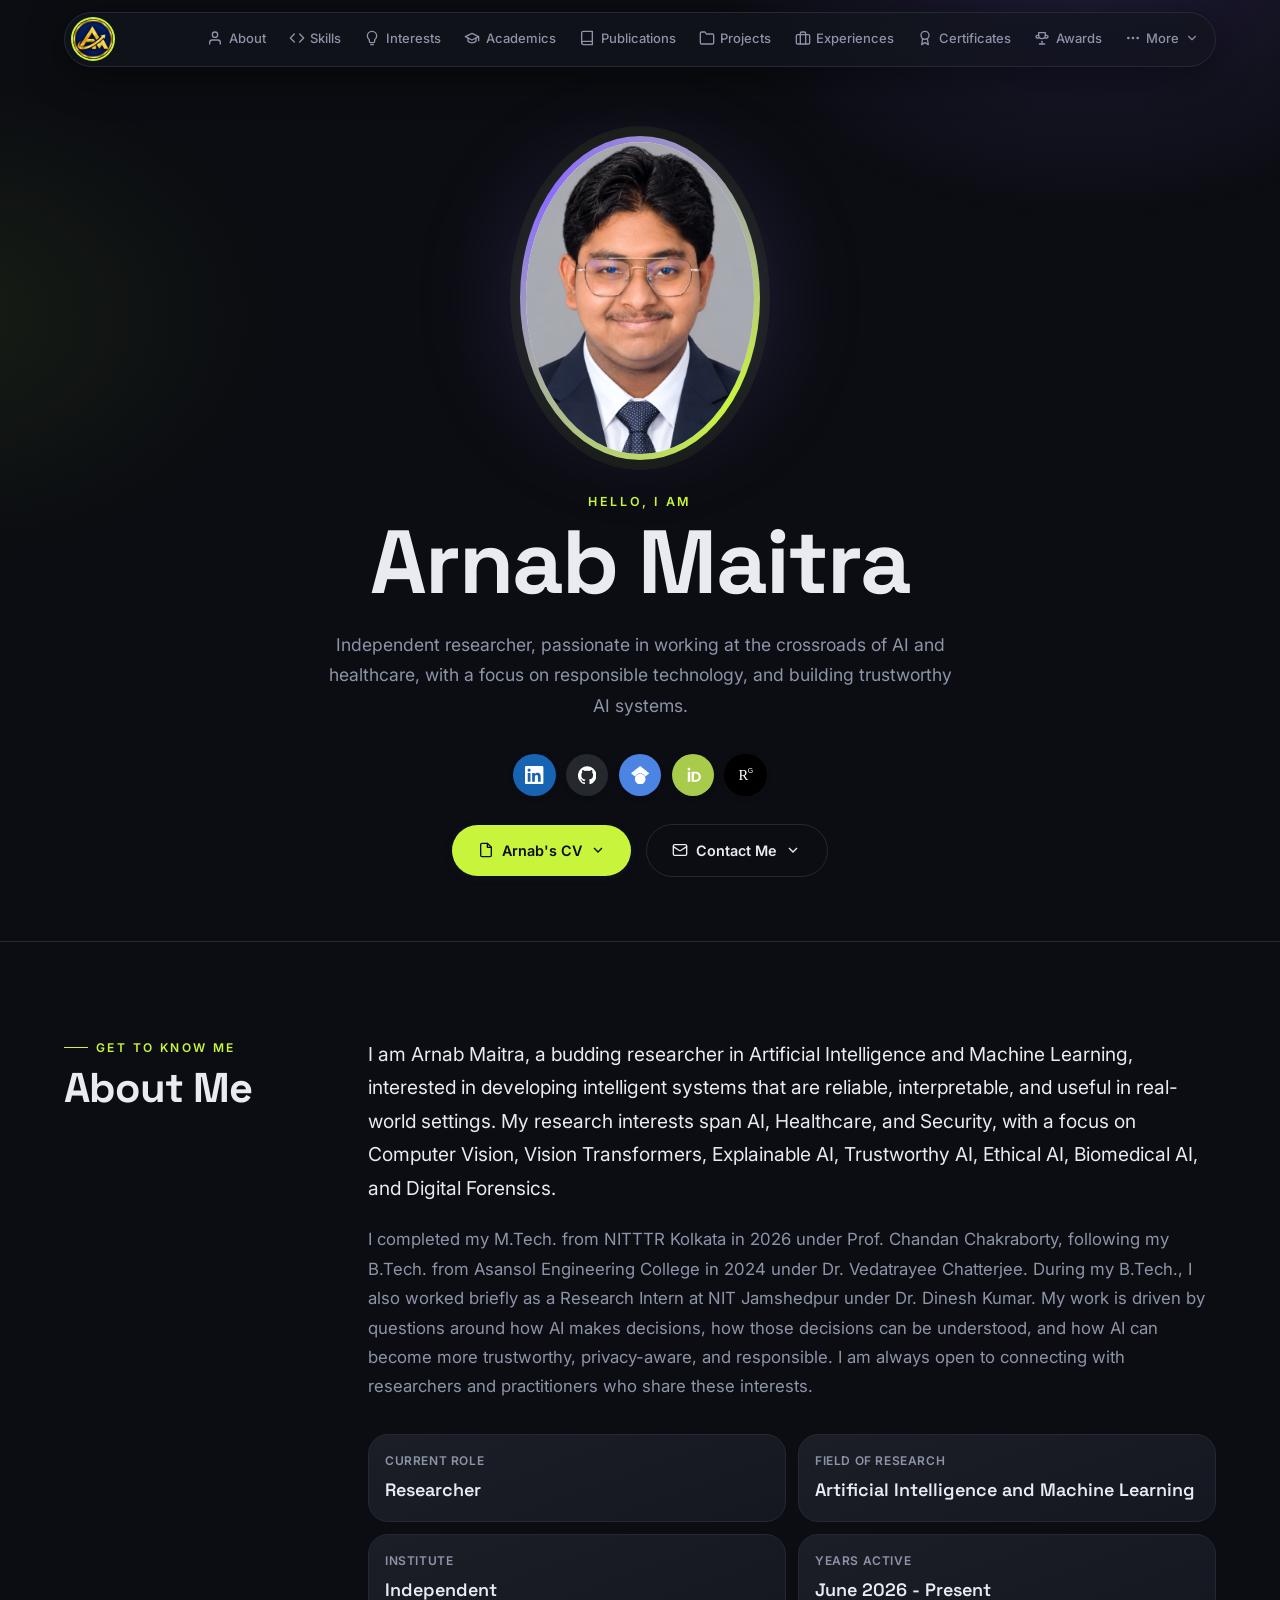
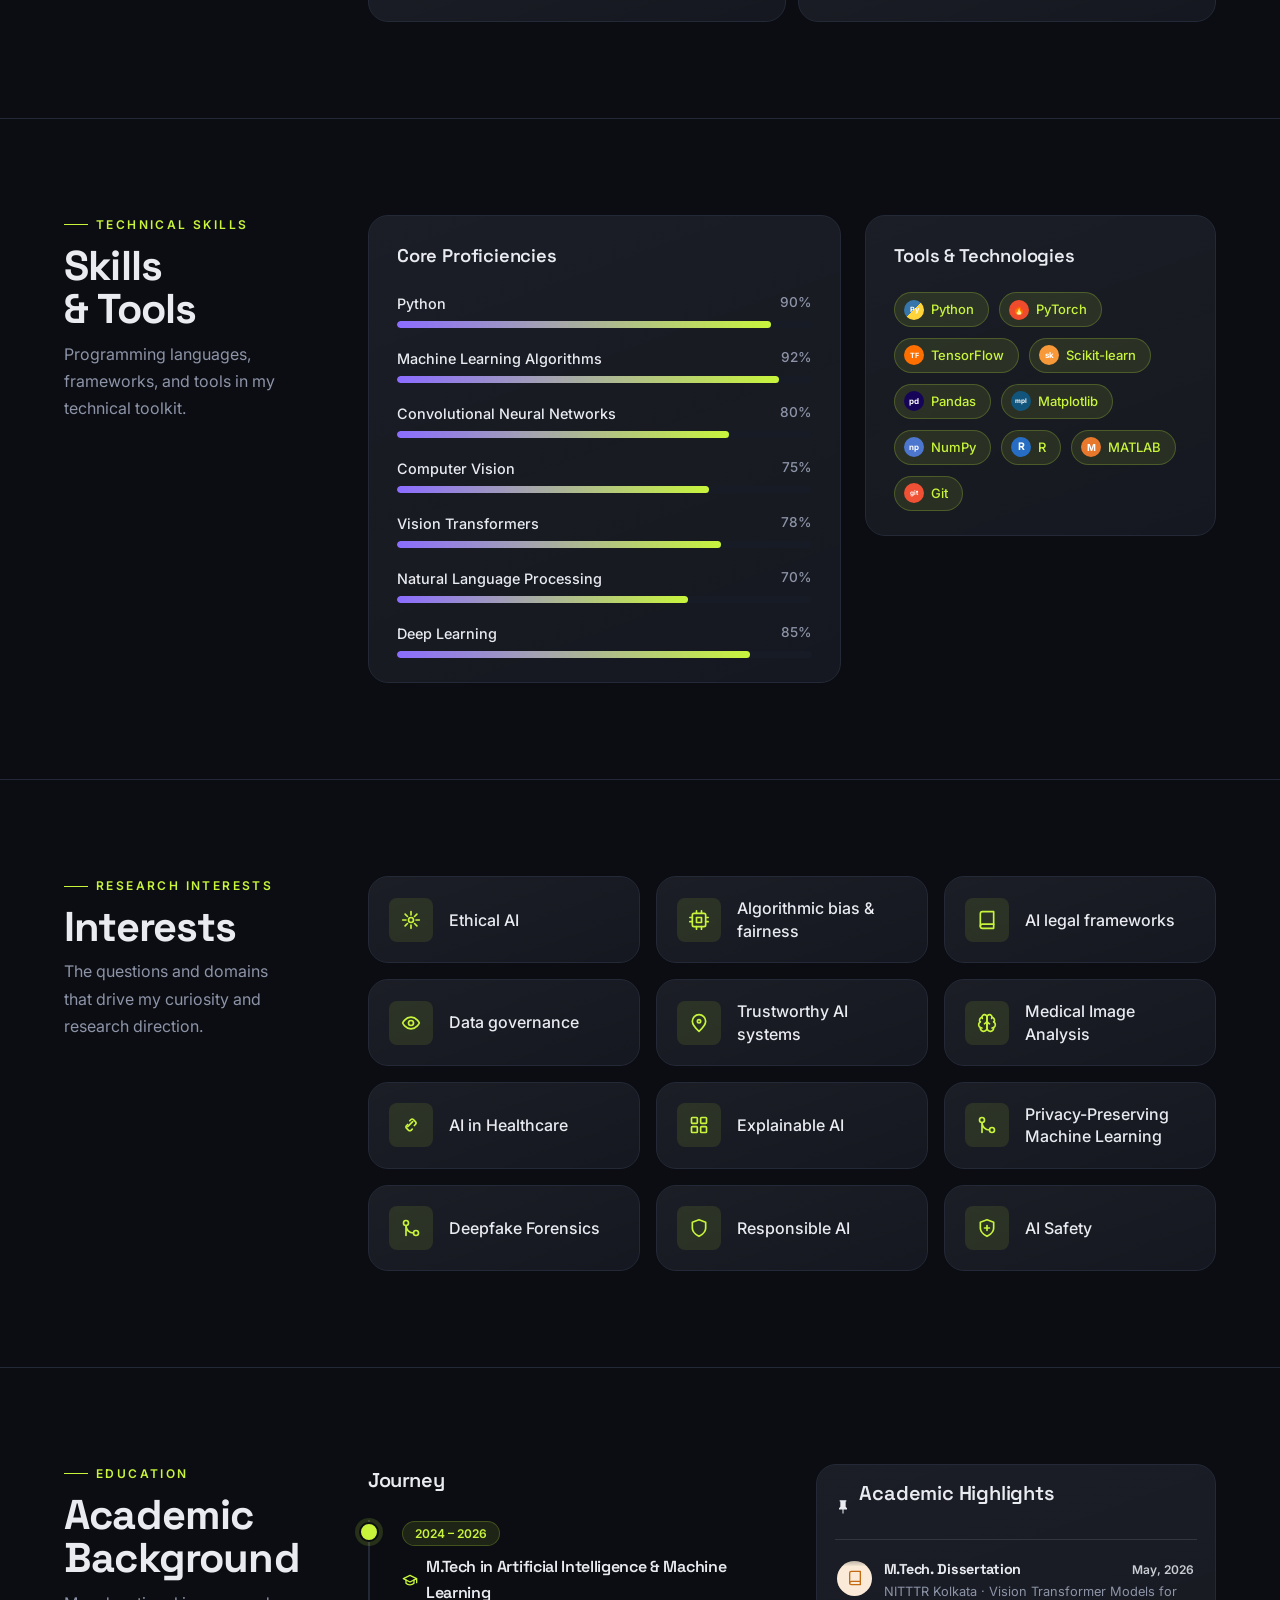
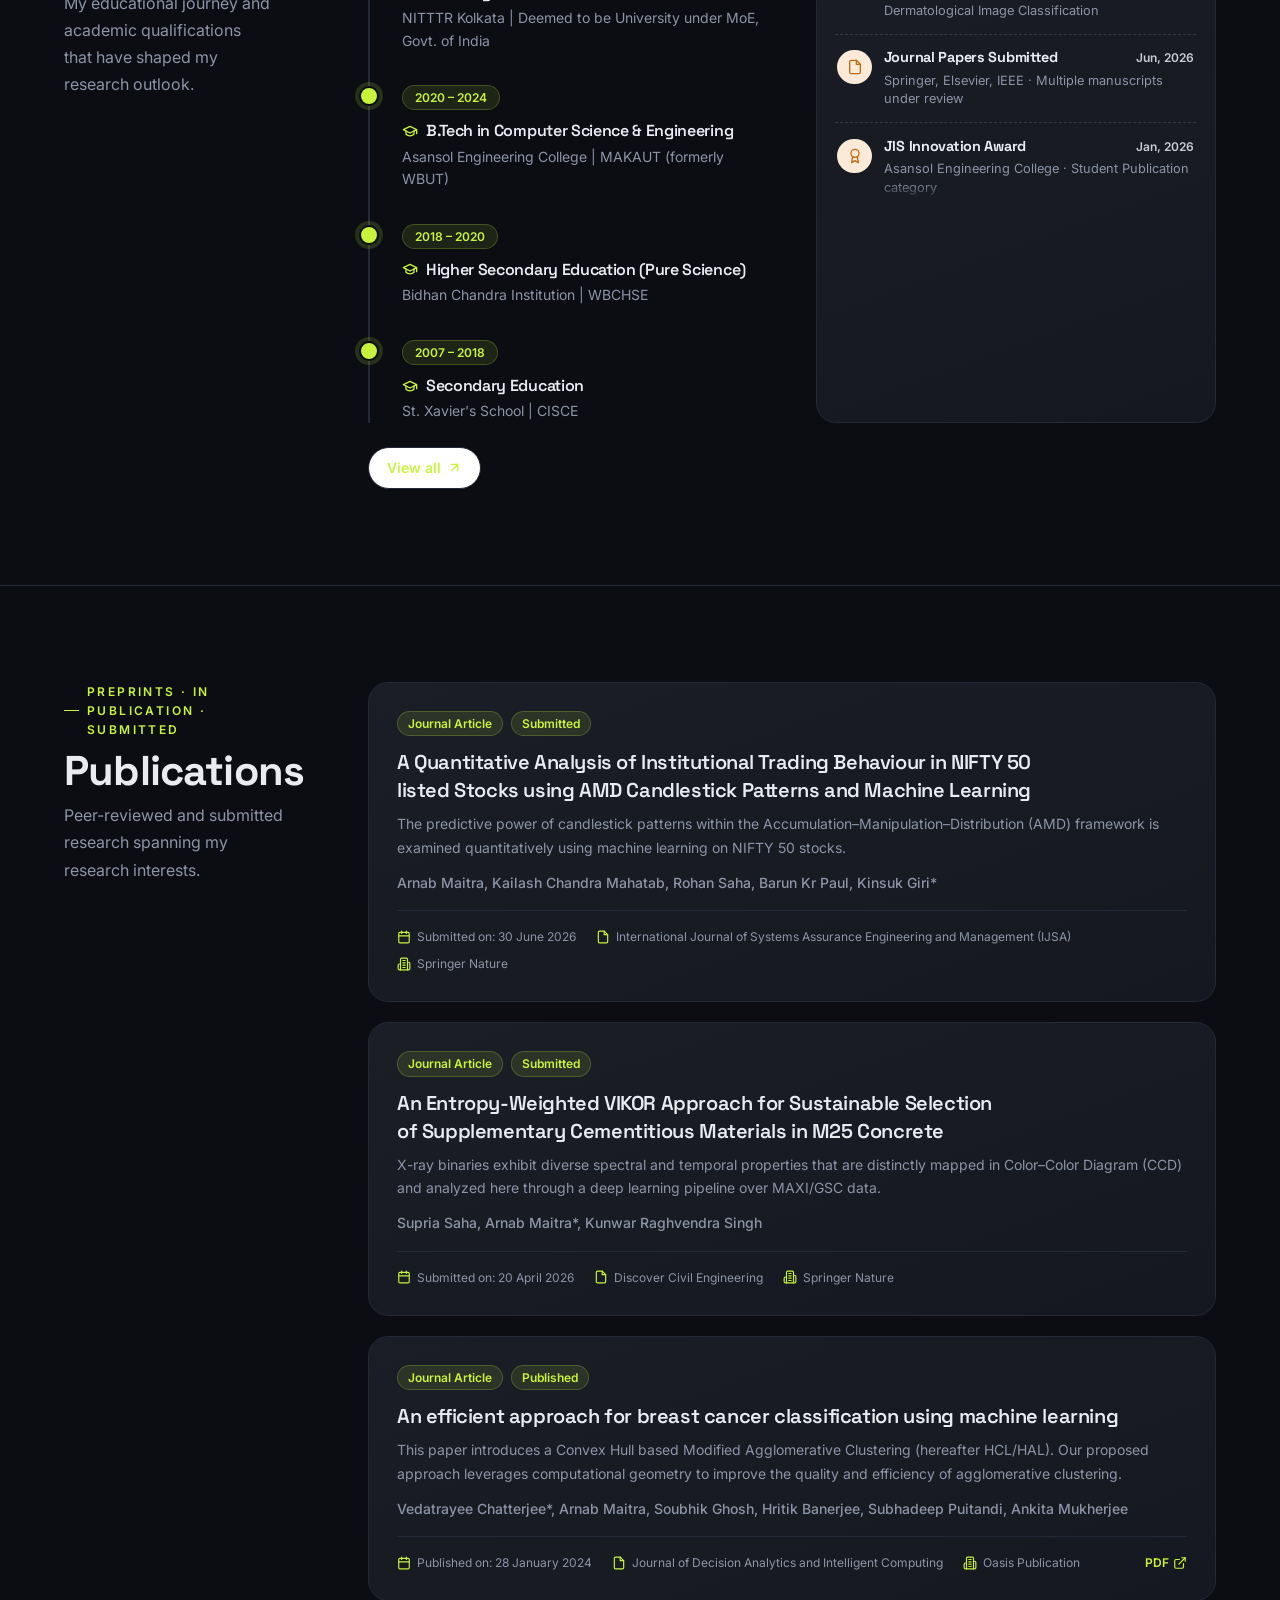
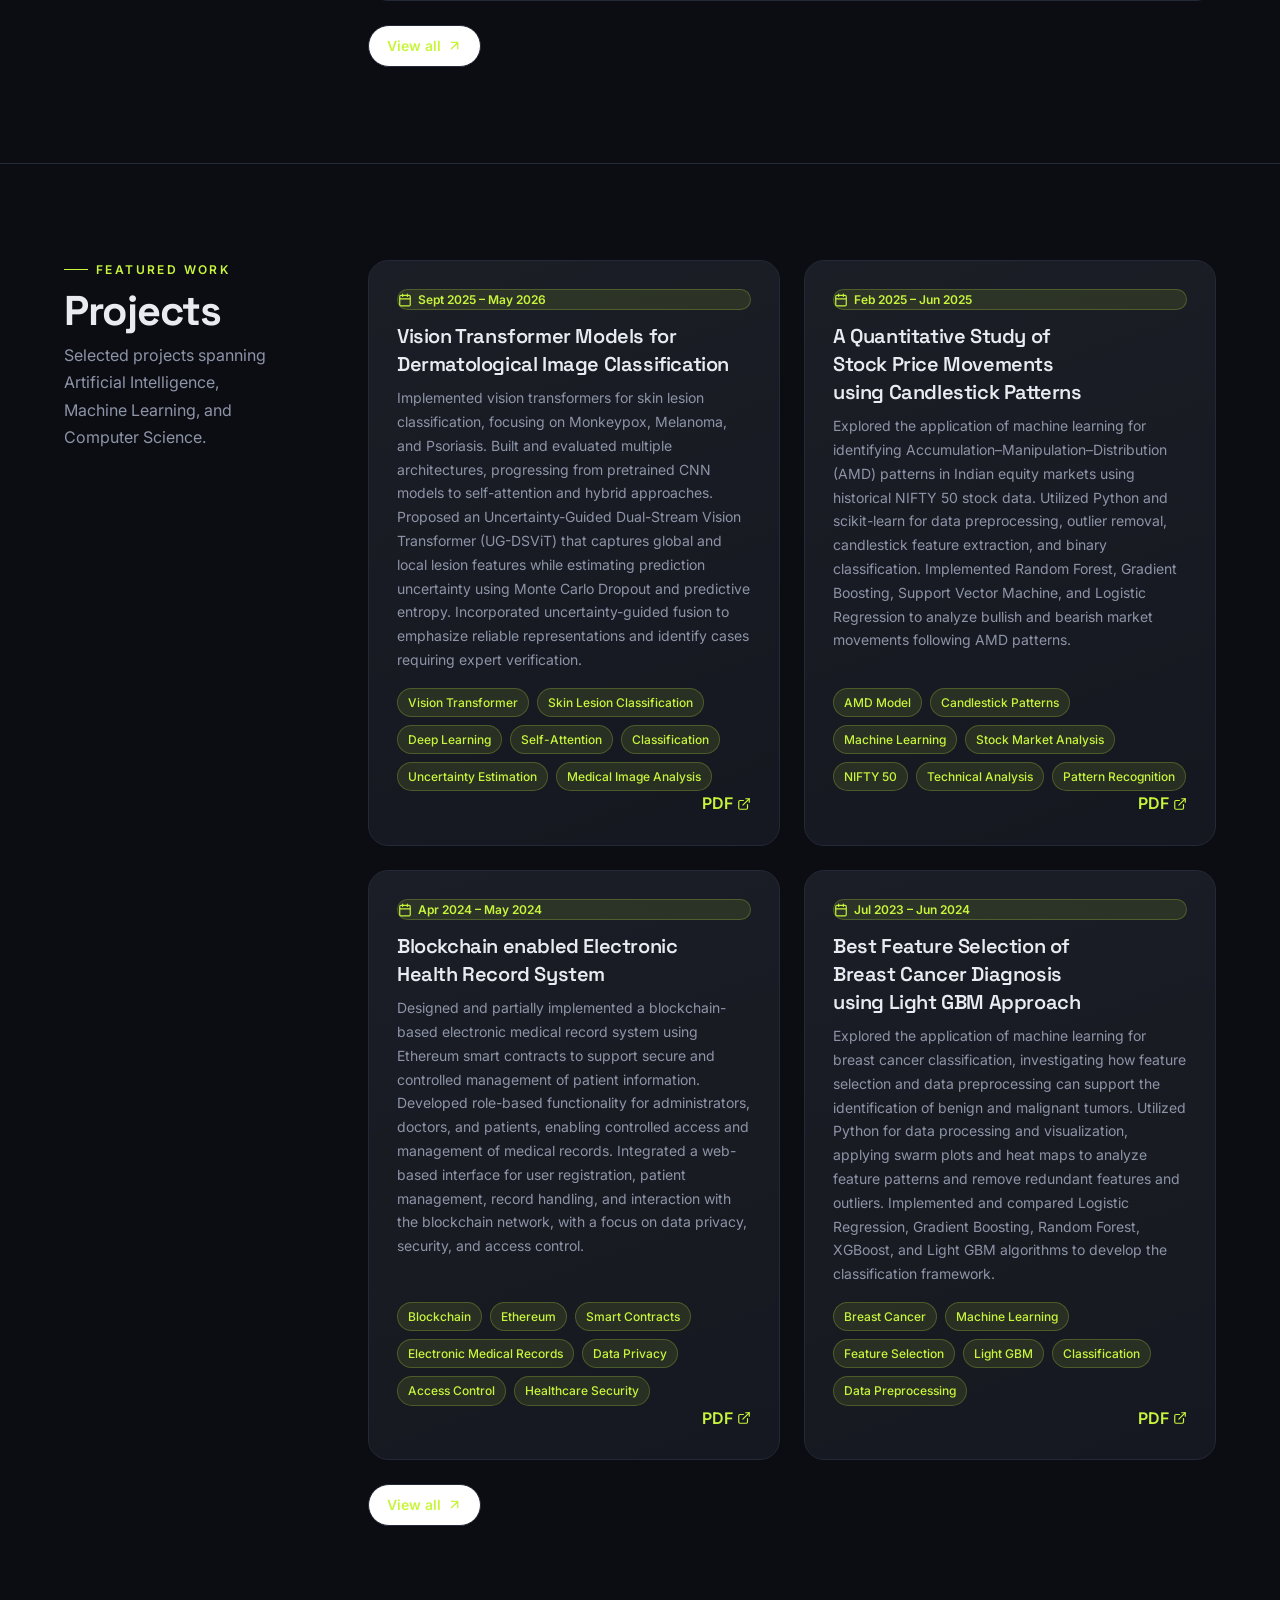
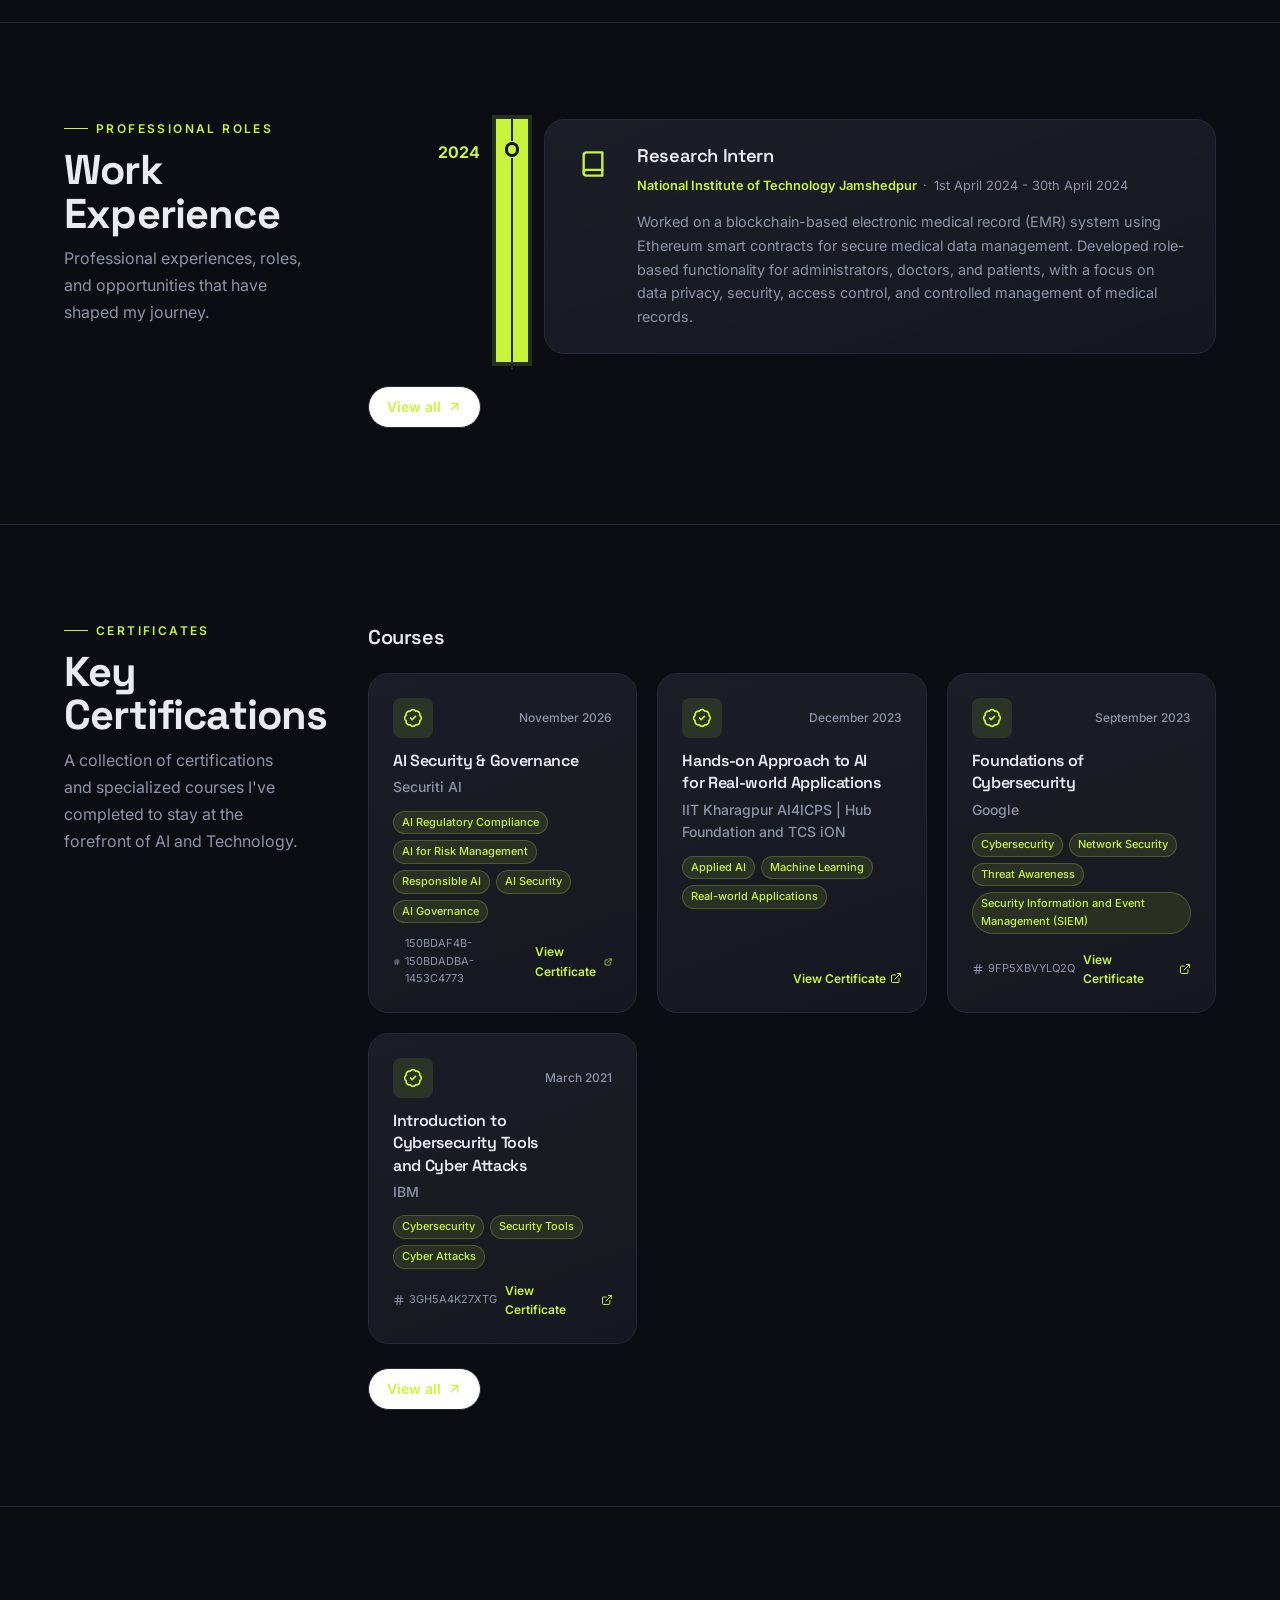
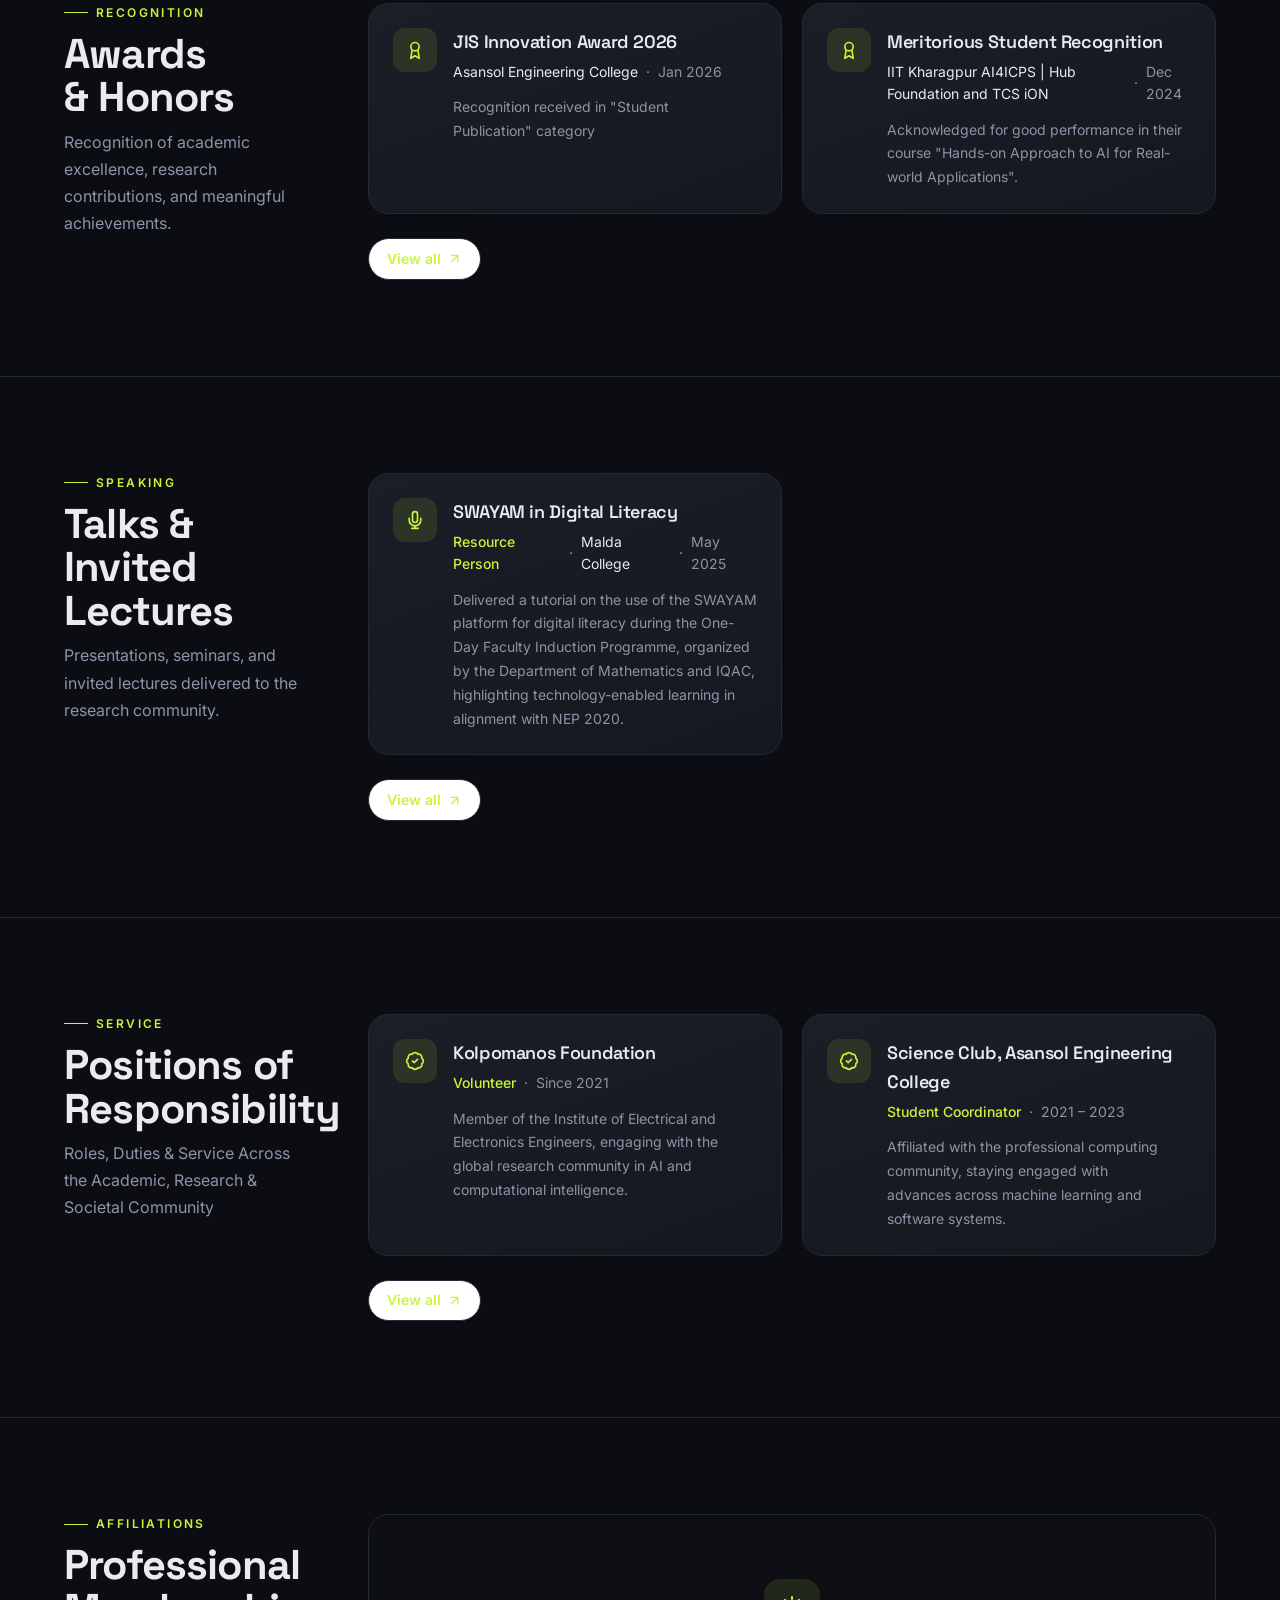
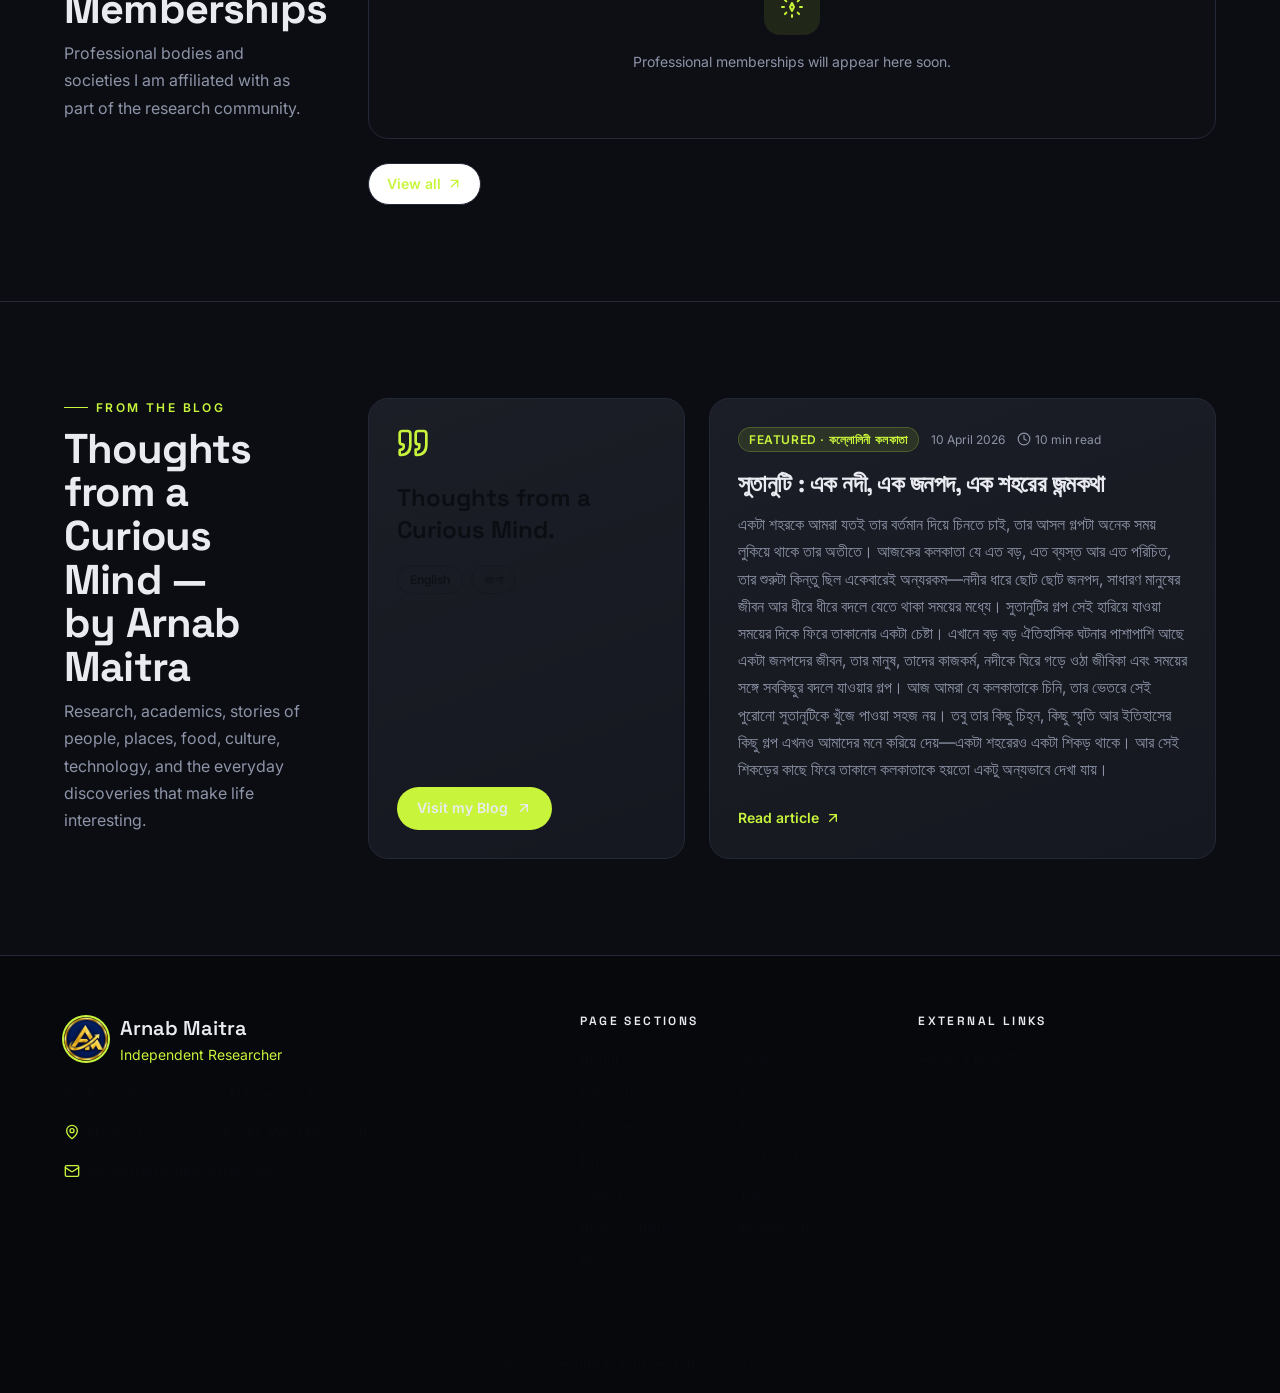
<file: index.html>
<!DOCTYPE html>
<html lang="en">
<head>
  <meta charset="UTF-8" />
  <meta name="viewport" content="width=device-width, initial-scale=1" />
  <meta name="theme-color" content="#0b0d12" id="meta-theme" />
  <title>Arnab Maitra</title>
  <meta name="description" content="" id="meta-desc" />
  <meta name="keywords" content="" id="meta-keywords" />
  <meta name="author" content="" id="meta-author" />
  <meta property="og:title" content="" id="meta-og-title" />
  <meta property="og:description" content="" id="meta-og-desc" />
  <meta property="og:type" content="website" />
  <link rel="preconnect" href="https://fonts.googleapis.com" />
  <link rel="preconnect" href="https://fonts.gstatic.com" crossorigin />
  <link href="https://fonts.googleapis.com/css2?family=Inter:wght@400;500;600;700&family=Playfair+Display:wght@600;700&display=swap" rel="stylesheet" />
  <link rel="stylesheet" href="styles.css" />
  <link rel="icon" type="image/png" sizes="32x32" href="favicon-32.png" />
  <link rel="icon" type="image/png" sizes="64x64" href="favicon-64.png" />
  <link rel="apple-touch-icon" href="apple-touch-icon.png" />
  <link rel="icon" href="logo-192.png" type="image/png" />
</head>
<body>
  <!-- Preloader -->
  <div id="preloader" class="preloader" aria-hidden="true">
    <img src="logo-512.png" alt="" class="preloader-logo" id="preloader-logo" width="180" height="180" />
  </div>

  <!-- Navbar -->
  <header class="site-header">
    <nav class="nav" aria-label="Main">
      <a href="#top" class="logo" aria-label="Arnab Maitra — home">
        <img src="logo-192.png" alt="AM" class="logo-img" id="nav-logo" width="48" height="48" />
      </a>
      <div class="nav-links-wrapper">
        <ul class="nav-links" id="primary-nav"></ul>
        <div class="nav-more" id="nav-more" hidden>
          <button type="button" class="more-btn" id="more-btn" aria-haspopup="true" aria-expanded="false" aria-controls="more-dropdown">
            <svg class="nav-icon" viewBox="0 0 24 24" fill="none" stroke="currentColor" stroke-width="2" stroke-linecap="round" stroke-linejoin="round" aria-hidden="true"><circle cx="12" cy="12" r="1"/><circle cx="19" cy="12" r="1"/><circle cx="5" cy="12" r="1"/></svg>
            <span>More</span>
            <svg class="more-chevron" viewBox="0 0 24 24" fill="none" stroke="currentColor" stroke-width="2" stroke-linecap="round" stroke-linejoin="round" aria-hidden="true"><polyline points="6 9 12 15 18 9"/></svg>
          </button>
          <ul class="more-dropdown" id="more-dropdown" role="menu" hidden></ul>
        </div>
      </div>
      <button type="button" class="menu-btn" aria-label="Open menu" aria-expanded="false">
        <svg class="icon-md" viewBox="0 0 24 24" fill="none" stroke="currentColor" stroke-width="2" stroke-linecap="round" stroke-linejoin="round"><path d="M4 5h16M4 12h16M4 19h16"/></svg>
      </button>
    </nav>
    <div class="mobile-menu">
      <ul id="mobile-nav"></ul>
    </div>
  </header>

  <main id="app">
    <!-- Content rendered by script.js from data.json -->
  </main>

  <!-- Footer -->
  <footer class="site-footer" id="site-footer"></footer>

  <script src="script.js"></script>
</body>
</html>
</file>
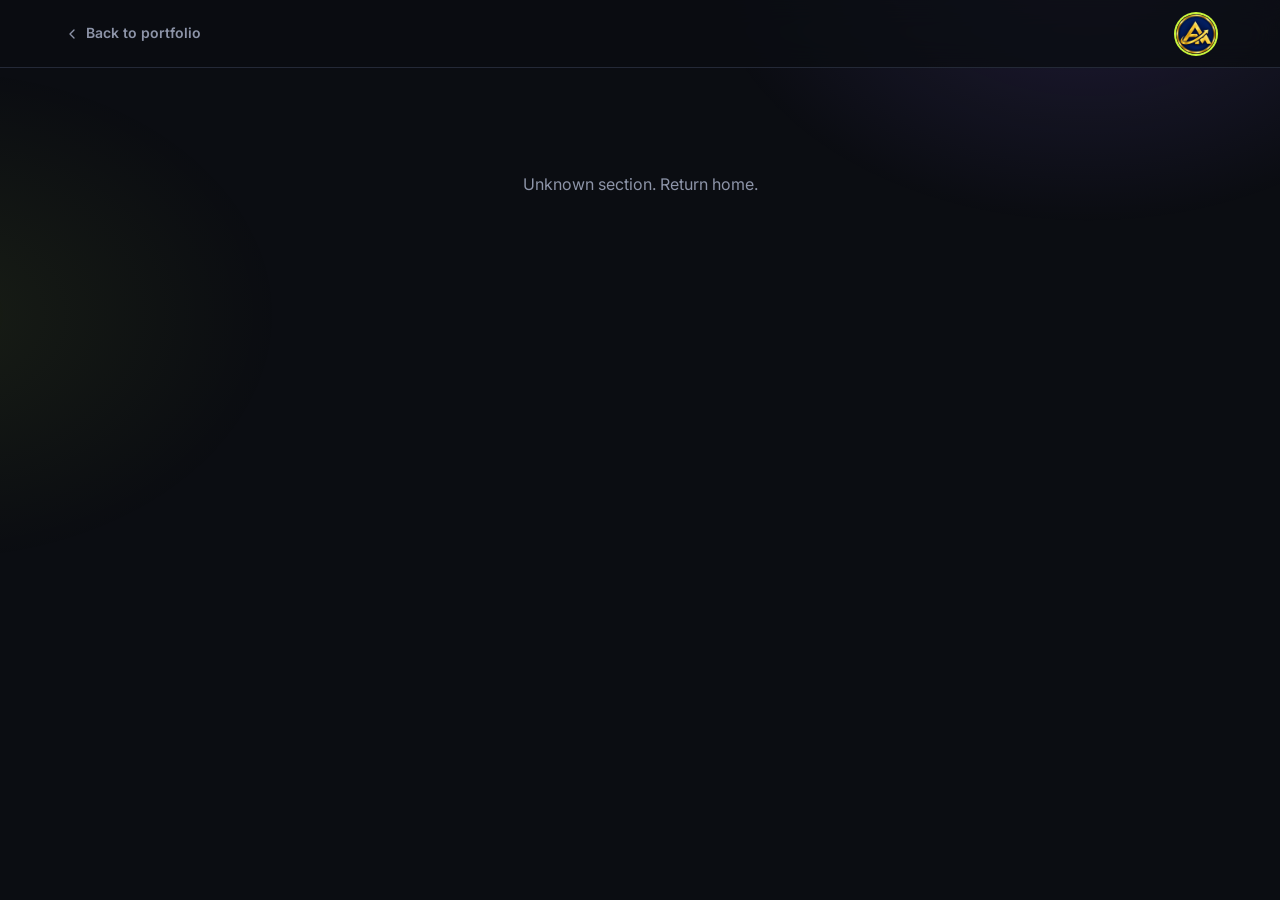
<file: section.html>
<!DOCTYPE html>
<html lang="en">
<head>
  <meta charset="UTF-8" />
  <meta name="viewport" content="width=device-width, initial-scale=1" />
  <meta name="theme-color" content="#0b0d12" />
  <title>Section · Arnab Maitra</title>
  <link rel="preconnect" href="https://fonts.googleapis.com" />
  <link rel="preconnect" href="https://fonts.gstatic.com" crossorigin />
  <link href="https://fonts.googleapis.com/css2?family=Inter:wght@400;500;600;700&family=Playfair+Display:wght@600;700&display=swap" rel="stylesheet" />
  <link rel="stylesheet" href="styles.css" />
  <link rel="icon" type="image/png" sizes="32x32" href="favicon-32.png" />
  <link rel="icon" type="image/png" sizes="64x64" href="favicon-64.png" />
  <link rel="apple-touch-icon" href="apple-touch-icon.png" />
</head>
<body class="section-page">
  <header class="section-page-header">
    <div class="container">
      <a href="index.html" class="section-page-back">
        <svg viewBox="0 0 24 24" fill="none" stroke="currentColor" stroke-width="2" stroke-linecap="round" stroke-linejoin="round"><path d="m15 18-6-6 6-6"/></svg>
        Back to portfolio
      </a>
      <a href="index.html" class="logo" aria-label="Home">
        <img src="logo-192.png" alt="AM" class="logo-img visible" width="40" height="40" style="opacity:1" />
      </a>
    </div>
  </header>

  <main class="section-page-main">
    <div class="container" id="section-page-root">
      <p class="section-page-empty">Loading…</p>
    </div>
  </main>

  <script src="section.js"></script>
</body>
</html>
</file>
<file: styles.css>
@import url("https://fonts.googleapis.com/css2?family=Space+Grotesk:wght@500;600;700&display=swap");
/* Arnab Maitra — Personal Portfolio (plain CSS) */
:root {
  --background: #faf9f5;
  --foreground: #2a2a3d;
  --card: #fdfcf9;
  --card-foreground: #2a2a3d;
  --primary: #3b4a9a;
  --primary-foreground: #fdfcf9;
  --secondary: #f0eee8;
  --secondary-foreground: #3a3a4f;
  --muted: #f2f0ea;
  --muted-foreground: #6b6b80;
  --accent: #e0b84a;
  --accent-foreground: #2a2a3d;
  --border: #e5e2d9;
  --gold: #d4a84b;
  --navy: #1e2a5e;
  --radius: 0.5rem;
  --font-sans: "Inter", system-ui, -apple-system, sans-serif;
  --font-serif: "Playfair Display", Georgia, serif;
  --max-w: 80rem;
}

*,
*::before,
*::after {
  box-sizing: border-box;
  margin: 0;
  padding: 0;
}

html {
  scroll-behavior: smooth;
}

body {
  font-family: var(--font-sans);
  background: var(--background);
  color: var(--foreground);
  line-height: 1.6;
  -webkit-font-smoothing: antialiased;
  min-height: 100vh;
}

img {
  max-width: 100%;
  display: block;
}

a {
  color: inherit;
  text-decoration: none;
}

ul,
ol {
  list-style: none;
}

button {
  font: inherit;
  cursor: pointer;
  border: none;
  background: none;
}

/* Utility */
.container {
  width: 100%;
  max-width: var(--max-w);
  margin-inline: auto;
  padding-inline: 1.25rem;
}

@media (min-width: 1024px) {
  .container {
    padding-inline: 2rem;
  }
}

.sr-only {
  position: absolute;
  width: 1px;
  height: 1px;
  padding: 0;
  margin: -1px;
  overflow: hidden;
  clip: rect(0, 0, 0, 0);
  border: 0;
}

/* ========== NAVBAR ========== */
.site-header {
  position: fixed;
  inset-inline: 0;
  top: 0;
  z-index: 50;
  transition: background 0.3s, border-color 0.3s, backdrop-filter 0.3s;
  border-bottom: 1px solid transparent;
}

.site-header.scrolled {
  background: color-mix(in srgb, var(--background) 85%, transparent);
  backdrop-filter: blur(12px);
  border-bottom-color: var(--border);
}

.nav {
  display: flex;
  align-items: center;
  justify-content: space-between;
  gap: 0.75rem;
  padding-block: 0.75rem;
  max-width: var(--max-w);
  margin-inline: auto;
  padding-inline: 1.25rem;
}

@media (min-width: 1024px) {
  .nav {
    padding-inline: 2rem;
  }
}

.logo {
  display: flex;
  align-items: center;
  flex-shrink: 0;
}

.logo-img {
  width: 3rem;
  height: 3rem;
  border-radius: 50%;
  object-fit: cover;
  display: block;
  flex-shrink: 0;
  opacity: 0; /* revealed after preloader animation */
  transition: opacity 0.2s ease;
}

.logo-img.visible {
  opacity: 1;
}

.footer-logo-img {
  opacity: 1;
}

/* logo-text removed from header by design */

/* ========== Preloader ========== */
body.preloading {
  overflow: hidden;
}

.preloader {
  position: fixed;
  inset: 0;
  z-index: 99999;
  display: flex;
  align-items: center;
  justify-content: center;
  background: var(--background);
  transition: opacity 0.45s ease, visibility 0.45s ease;
}

.preloader.done {
  opacity: 0;
  visibility: hidden;
  pointer-events: none;
}

.preloader-logo {
  width: 140px;
  height: 140px;
  border-radius: 50%;
  object-fit: cover;
  will-change: transform;
  transform-origin: center center;
  transition: none; /* controlled by JS */
  box-shadow: 0 8px 32px rgba(30, 42, 94, 0.25);
}

@media (min-width: 640px) {
  .preloader-logo {
    width: 180px;
    height: 180px;
  }
}

/* Desktop / tablet nav with overflow More */
.nav-links-wrapper {
  display: none;
  align-items: center;
  gap: 0.15rem;
  flex: 1;
  min-width: 0;
  justify-content: flex-end;
}

@media (min-width: 768px) {
  .nav-links-wrapper {
    display: flex;
  }
}

.nav-links {
  display: flex;
  align-items: center;
  gap: 0.15rem;
  list-style: none;
  margin: 0;
  padding: 0;
  flex-wrap: nowrap;
  min-width: 0;
}

.nav-links li {
  flex-shrink: 0;
}

.nav-icon {
  width: 1rem;
  height: 1rem;
  flex-shrink: 0;
}

.nav-links a,
.more-btn {
  display: inline-flex;
  align-items: center;
  gap: 0.35rem;
  border-radius: 9999px;
  padding: 0.35rem 0.65rem;
  font-family: var(--font-sans);
  font-size: 0.8125rem;
  font-weight: 500;
  color: var(--muted-foreground);
  transition: color 0.2s, background 0.2s;
  white-space: nowrap;
  border: none;
  background: transparent;
  cursor: pointer;
  line-height: 1.25;
}

.nav-links a:hover,
.more-btn:hover {
  color: var(--primary);
  background: color-mix(in srgb, var(--primary) 8%, transparent);
}

.nav-links a.active {
  background: color-mix(in srgb, var(--primary) 12%, transparent);
  color: var(--primary);
}

/* More dropdown */
.nav-more {
  position: relative;
  flex-shrink: 0;
}

.more-btn {
  padding-right: 0.5rem;
}

.more-chevron {
  width: 0.875rem;
  height: 0.875rem;
  transition: transform 0.2s ease;
}

.more-btn[aria-expanded="true"] .more-chevron {
  transform: rotate(180deg);
}

.more-dropdown {
  position: absolute;
  top: calc(100% + 0.35rem);
  right: 0;
  min-width: 11.5rem;
  max-height: min(70vh, 24rem);
  overflow-y: auto;
  background: var(--card);
  border: 1px solid var(--border);
  border-radius: 0.75rem;
  box-shadow: 0 10px 40px rgba(30, 42, 94, 0.12);
  list-style: none;
  margin: 0;
  padding: 0.35rem;
  z-index: 60;
}

.more-dropdown[hidden] {
  display: none;
}

.more-dropdown a {
  display: flex;
  align-items: center;
  gap: 0.5rem;
  padding: 0.5rem 0.75rem;
  border-radius: 0.5rem;
  font-family: var(--font-sans);
  font-size: 0.8125rem;
  font-weight: 500;
  color: var(--muted-foreground);
  transition: color 0.15s, background 0.15s;
  white-space: nowrap;
}

.more-dropdown a:hover {
  background: var(--secondary);
  color: var(--primary);
}

.more-dropdown a.active {
  background: color-mix(in srgb, var(--primary) 12%, transparent);
  color: var(--primary);
}

.more-dropdown .nav-icon {
  width: 1rem;
  height: 1rem;
}

/* Hamburger — only on small screens */
.menu-btn {
  display: grid;
  place-items: center;
  width: 2.5rem;
  height: 2.5rem;
  border-radius: 9999px;
  border: 1px solid var(--border);
  color: var(--navy);
  background: transparent;
  cursor: pointer;
  flex-shrink: 0;
}

@media (min-width: 768px) {
  .menu-btn {
    display: none;
  }
}

.mobile-menu {
  display: none;
  border-top: 1px solid var(--border);
  background: color-mix(in srgb, var(--background) 95%, transparent);
  backdrop-filter: blur(12px);
}

.mobile-menu.open {
  display: block;
}

.mobile-menu ul {
  display: grid;
  grid-template-columns: repeat(2, 1fr);
  gap: 0.25rem;
  max-width: var(--max-w);
  margin-inline: auto;
  padding: 1rem 1.25rem;
  list-style: none;
}

@media (min-width: 640px) {
  .mobile-menu ul {
    grid-template-columns: repeat(3, 1fr);
  }
}

.mobile-menu a {
  display: block;
  border-radius: 0.375rem;
  padding: 0.5rem 0.75rem;
  font-size: 0.875rem;
  font-weight: 500;
  font-family: var(--font-sans);
  color: var(--muted-foreground);
}

.mobile-menu a.active {
  background: color-mix(in srgb, var(--primary) 10%, transparent);
  color: var(--primary);
}

.mobile-menu a:hover {
  background: var(--secondary);
}

/* ========== HERO ========== */
.hero {
  position: relative;
  overflow: hidden;
  padding-top: 7rem;
  padding-bottom: 4rem;
}

@media (min-width: 1024px) {
  .hero {
    padding-top: 8.5rem;
    padding-bottom: 5.5rem;
    min-height: min(100vh, 52rem);
    display: flex;
    align-items: center;
  }
}

.hero .container.hero-grid {
  padding-inline: 1.5rem;
}

@media (min-width: 1024px) {
  .hero .container.hero-grid {
    padding-inline: 3rem;
  }
}

@media (min-width: 1280px) {
  .hero .container.hero-grid {
    padding-inline: 4rem;
  }
}

.hero-wash {
  pointer-events: none;
  position: absolute;
  z-index: -1;
  border-radius: 9999px;
  filter: blur(64px);
}

.hero-wash-1 {
  right: -6rem;
  top: -3rem;
  width: 34rem;
  height: 34rem;
  background: color-mix(in srgb, var(--primary) 6%, transparent);
}

.hero-wash-2 {
  left: -6rem;
  top: 10rem;
  width: 26rem;
  height: 26rem;
  background: color-mix(in srgb, var(--gold) 12%, transparent);
}

.hero-grid {
  display: grid;
  align-items: center;
  gap: 3rem;
  width: 100%;
}

@media (min-width: 1024px) {
  .hero-grid {
    grid-template-columns: minmax(0, 1.25fr) minmax(16rem, 20rem);
    column-gap: 2.25rem;
    row-gap: 2.5rem;
    align-items: center;
  }
}

@media (min-width: 1280px) {
  .hero-grid {
    grid-template-columns: minmax(0, 1.3fr) minmax(17rem, 21rem);
    column-gap: 2.75rem;
  }
}

.hero-grid > div:first-child {
  display: flex;
  flex-direction: column;
  justify-content: center;
  align-items: flex-start;
  text-align: left;
  min-width: 0;
}

.hero-greeting {
  font-size: 1.2rem;
  font-weight: 600;
  color: var(--navy);
  margin: 0;
  letter-spacing: -0.01em;
}

.hero-name {
  font-family: var(--font-serif);
  font-size: clamp(3rem, 6vw, 4.5rem);
  font-weight: 700;
  line-height: 1.05;
  color: var(--primary);
  text-wrap: balance;
  margin: 0.4rem 0 0;
}

.hero-tagline {
  max-width: 36rem;
  margin: 1.35rem 0 0;
  font-size: 1.0625rem;
  line-height: 1.75;
  color: var(--muted-foreground);
  text-wrap: pretty;
}

.social-row {
  display: flex;
  flex-wrap: wrap;
  align-items: center;
  gap: 0.65rem;
  margin-top: 2rem;
}

.social-btn {
  display: grid;
  place-items: center;
  width: 2.65rem;
  height: 2.65rem;
  border-radius: 9999px;
  color: white;
  box-shadow: 0 2px 6px rgb(0 0 0 / 0.08);
  transition: transform 0.2s, box-shadow 0.2s;
}

.social-btn:hover {
  transform: translateY(-2px);
  box-shadow: 0 4px 12px rgb(0 0 0 / 0.12);
}

.social-btn svg {
  width: 1.15rem;
  height: 1.15rem;
}

.social-text {
  font-size: 0.65rem;
  font-weight: 700;
  letter-spacing: 0.02em;
  line-height: 1;
  color: #fff;
}

.social-divider {
  width: 1px;
  height: 1.6rem;
  background: color-mix(in srgb, var(--navy) 15%, transparent);
  margin-inline: 0.35rem;
  flex-shrink: 0;
}

.badge-btn {
  display: inline-flex;
  align-items: center;
  gap: 0.35rem;
  border-radius: 9999px;
  padding: 0.35rem 0.75rem;
  font-size: 0.75rem;
  font-weight: 600;
  color: white;
  box-shadow: 0 1px 2px rgb(0 0 0 / 0.06);
}

.badge-btn:hover {
  filter: brightness(1.05);
}

.hero-actions {
  display: flex;
  flex-wrap: wrap;
  align-items: center;
  gap: 0.9rem;
  margin-top: 1.75rem;
}

.btn-primary {
  display: inline-flex;
  align-items: center;
  gap: 0.5rem;
  border-radius: 9999px;
  background: var(--navy);
  color: white;
  padding: 0.85rem 1.6rem;
  font-size: 0.9rem;
  font-weight: 600;
  box-shadow: 0 2px 8px rgb(30 42 94 / 0.2);
  transition: background 0.2s, transform 0.2s;
  border: none;
  cursor: pointer;
}

.btn-primary:hover {
  background: color-mix(in srgb, var(--navy) 90%, white);
  transform: translateY(-1px);
}

.btn-outline {
  display: inline-flex;
  align-items: center;
  gap: 0.5rem;
  border-radius: 9999px;
  border: 1px solid var(--border);
  background: #f3f1ec;
  color: var(--navy);
  padding: 0.85rem 1.6rem;
  font-size: 0.9rem;
  font-weight: 600;
  transition: border-color 0.2s, background 0.2s;
  cursor: pointer;
}

.btn-outline:hover {
  border-color: color-mix(in srgb, var(--primary) 35%, transparent);
  background: #ffffff;
}

.btn-primary svg,
.btn-outline svg {
  width: 1rem;
  height: 1rem;
}

.dropdown {
  position: relative;
}

.dropdown-panel {
  display: none;
  position: absolute;
  left: 0;
  top: calc(100% + 0.5rem);
  z-index: 20;
  min-width: 14rem;
  overflow: hidden;
  border-radius: 0.75rem;
  border: 1px solid var(--border);
  background: var(--card);
  box-shadow: 0 10px 25px rgb(0 0 0 / 0.1);
}

.dropdown-panel.open {
  display: block;
}

.dropdown-panel a {
  display: flex;
  align-items: center;
  gap: 0.5rem;
  padding: 0.75rem 1rem;
  font-size: 0.875rem;
  color: var(--navy);
  border-bottom: 1px solid var(--border);
}

.dropdown-panel a:last-child {
  border-bottom: none;
}

.dropdown-panel a:hover {
  background: var(--secondary);
}

.dropdown-panel a svg {
  width: 1rem;
  height: 1rem;
  color: var(--primary);
  flex-shrink: 0;
}

.chevron {
  transition: transform 0.2s;
}

.chevron.rotated {
  transform: rotate(180deg);
}

.hero-portrait {
  display: flex;
  justify-content: center;
  align-items: center;
}

@media (min-width: 1024px) {
  .hero-portrait {
    justify-content: center;
    align-self: center;
    /* shift portrait a little to the left */
    transform: translateX(-1.75rem);
  }
}

@media (min-width: 1280px) {
  .hero-portrait {
    transform: translateX(-2.5rem);
  }
}

.portrait-wrap {
  position: relative;
  display: flex;
  align-items: center;
  justify-content: center;
}

.portrait-glow {
  position: absolute;
  inset: -12%;
  z-index: -1;
  border-radius: 9999px;
  background: color-mix(in srgb, var(--gold) 28%, transparent);
  filter: blur(40px);
}

.portrait-frame {
  border-radius: 9999px;
  border: 3px solid var(--gold);
  background: #ffffff;
  padding: 0.35rem;
  box-shadow: 0 18px 48px rgb(30 42 94 / 0.14);
}

.portrait-frame img {
  width: 14.5rem;
  height: 14.5rem;
  border-radius: 9999px;
  object-fit: cover;
  object-position: center top;
  background: var(--navy);
  display: block;
}

@media (min-width: 640px) {
  .portrait-frame img {
    width: 17rem;
    height: 17rem;
  }
}

@media (min-width: 1024px) {
  .portrait-frame img {
    width: 18.75rem;
    height: 18.75rem;
  }
}

@media (min-width: 1280px) {
  .portrait-frame img {
    width: 19.5rem;
    height: 19.5rem;
  }
}

/* ========== SECTIONS ========== */
.section {
  scroll-margin-top: 6rem;
  padding-block: 5rem;
  border-top: 1px solid var(--border);
}

@media (min-width: 1024px) {
  .section {
    padding-block: 7rem;
  }
}

/*
  Alternating section backgrounds (flexible):
  - Hero (#top) is the 1st <section> under main — left unchanged
  - 2nd section (About) = white
  - 3rd section (Skills) = hero cream background
  - and so on…
  Adding/removing sections automatically keeps the pattern.
*/
main > section.section:nth-of-type(even) {
  background: #ffffff;
}

main > section.section:nth-of-type(odd) {
  background: var(--background); /* same cream as hero / page */
}

/* Cards on cream sections: pure white so they stand out */
main > section.section:nth-of-type(odd) :is(
  .fact-card,
  .tools-card,
  .interest-card,
  .highlight-card,
  .pub-card,
  .project-card,
  .experience-card,
  .cert-card,
  .info-card,
  .blog-intro,
  .featured-article,
  .empty-state
) {
  background: #ffffff;
}

.section-heading {
  display: flex;
  flex-direction: column;
  gap: 0.75rem;
}

.section-eyebrow {
  display: flex;
  align-items: center;
  gap: 0.5rem;
  font-size: 0.75rem;
  font-weight: 600;
  text-transform: uppercase;
  letter-spacing: 0.2em;
  color: var(--primary);
}

.section-eyebrow::before {
  content: "";
  display: block;
  width: 1.5rem;
  height: 1px;
  background: var(--gold);
}

.section-title {
  font-family: var(--font-serif);
  font-size: clamp(1.75rem, 3vw, 2.25rem);
  font-weight: 700;
  color: var(--navy);
  text-wrap: balance;
}

.section-desc {
  max-width: 42rem;
  color: var(--muted-foreground);
  line-height: 1.7;
  text-wrap: pretty;
}

/* About */
.about-grid {
  display: grid;
  gap: 2.5rem;
  margin-top: 2.5rem;
}

@media (min-width: 1024px) {
  .about-grid {
    grid-template-columns: 1.6fr 1fr;
  }
}

.about-text p {
  color: color-mix(in srgb, var(--foreground) 80%, transparent);
  line-height: 1.75;
  text-wrap: pretty;
}

.about-text p + p {
  margin-top: 1.25rem;
}

.facts-grid {
  display: grid;
  grid-template-columns: repeat(2, 1fr);
  gap: 0.75rem;
  align-self: start;
}

.fact-card {
  border-radius: 0.75rem;
  border: 1px solid var(--border);
  background: var(--card);
  padding: 1rem;
  transition: border-color 0.2s;
}

.fact-card:hover {
  border-color: color-mix(in srgb, var(--primary) 30%, transparent);
}

.fact-label {
  font-size: 0.75rem;
  font-weight: 600;
  text-transform: uppercase;
  letter-spacing: 0.05em;
  color: var(--muted-foreground);
}

.fact-value {
  margin-top: 0.375rem;
  font-family: var(--font-serif);
  font-size: 1.125rem;
  font-weight: 600;
  color: var(--navy);
}

/* Skills — two white cards (Core Proficiencies + Tools) */
.skills-grid {
  display: grid;
  gap: 1.5rem;
  margin-top: 2.5rem;
  align-items: start;
}

@media (min-width: 900px) {
  .skills-grid {
    grid-template-columns: 1.35fr 1fr;
  }
}

.skills-card,
.tools-card {
  border-radius: 1.25rem;
  border: 1px solid var(--border);
  background: #ffffff;
  padding: 1.75rem 1.75rem 1.5rem;
  box-shadow: 0 1px 2px rgb(0 0 0 / 0.03);
}

.skills-card .skills-card-title,
.tools-card .skills-card-title {
  margin: 0 0 1.5rem;
  font-family: var(--font-serif);
  font-size: 1.15rem;
  font-weight: 600;
  line-height: 1.3;
  color: var(--navy);
  letter-spacing: -0.01em;
}

.skill-bars {
  display: flex;
  flex-direction: column;
  gap: 1.15rem;
}

.skill-item {
  width: 100%;
}

.skill-bar-header {
  display: flex;
  align-items: center;
  justify-content: space-between;
  margin-bottom: 0.4rem;
  gap: 0.75rem;
}

.skill-name {
  font-size: 0.9rem;
  font-weight: 500;
  color: color-mix(in srgb, var(--foreground) 90%, transparent);
}

.skill-level {
  font-size: 0.85rem;
  font-weight: 500;
  color: var(--muted-foreground);
  flex-shrink: 0;
}

.skill-track {
  height: 0.45rem;
  overflow: hidden;
  border-radius: 9999px;
  background: #e8eaf0;
}

.skill-fill {
  height: 100%;
  border-radius: 9999px;
  background: linear-gradient(90deg, #4f6ef7, #3b4a9a);
  width: 0;
  transition: width 1s ease-out;
}

.tools-list {
  display: flex;
  flex-wrap: wrap;
  gap: 0.65rem;
}

.tool-tag {
  display: inline-flex;
  align-items: center;
  gap: 0.45rem;
  border-radius: 9999px;
  border: 1px solid var(--border);
  background: #fafbfc;
  padding: 0.4rem 0.85rem 0.4rem 0.55rem;
  font-size: 0.8125rem;
  font-weight: 500;
  color: var(--foreground);
  transition: border-color 0.2s, box-shadow 0.2s, background 0.2s;
}

.tool-tag:hover {
  border-color: color-mix(in srgb, var(--primary) 35%, transparent);
  background: #ffffff;
  box-shadow: 0 2px 8px rgb(0 0 0 / 0.04);
}

.tool-icon {
  display: inline-grid;
  place-items: center;
  width: 1.25rem;
  height: 1.25rem;
  border-radius: 50%;
  flex-shrink: 0;
  font-size: 0.55rem;
  font-weight: 700;
  color: #fff;
  line-height: 1;
}

.tool-python { background: linear-gradient(135deg, #3776ab 50%, #ffd43b 50%); }
.tool-python::after { content: "Py"; font-size: 0.45rem; color: #fff; }
.tool-pytorch { background: #ee4c2c; }
.tool-pytorch::after { content: "🔥"; font-size: 0.6rem; }
.tool-tf { background: #ff6f00; }
.tool-tf::after { content: "TF"; font-size: 0.45rem; }
.tool-sklearn { background: #f89939; }
.tool-sklearn::after { content: "sk"; font-size: 0.5rem; }
.tool-pandas { background: #150458; }
.tool-pandas::after { content: "pd"; font-size: 0.5rem; }
.tool-mpl { background: #11557c; }
.tool-mpl::after { content: "mpl"; font-size: 0.4rem; }
.tool-numpy { background: #4d77cf; }
.tool-numpy::after { content: "np"; font-size: 0.5rem; }
.tool-r { background: #276dc3; }
.tool-r::after { content: "R"; font-size: 0.65rem; }
.tool-matlab { background: #e8782c; }
.tool-matlab::after { content: "M"; font-size: 0.6rem; }
.tool-git { background: #f05033; }
.tool-git::after { content: "git"; font-size: 0.4rem; }

/* Cream-section override already forces white; reinforce for skills cards */
main > section.section:nth-of-type(odd) .skills-card,
main > section.section:nth-of-type(odd) .tools-card {
  background: #ffffff;
}

/* Interests */
.interests-grid {
  display: grid;
  gap: 1rem;
  margin-top: 2.5rem;
}

@media (min-width: 640px) {
  .interests-grid {
    grid-template-columns: repeat(2, 1fr);
  }
}

@media (min-width: 1024px) {
  .interests-grid {
    grid-template-columns: repeat(3, 1fr);
  }
}

.interest-card {
  display: flex;
  align-items: center;
  gap: 1rem;
  border-radius: 0.75rem;
  border: 1px solid var(--border);
  background: var(--card);
  padding: 1.25rem;
  transition: transform 0.2s, border-color 0.2s, box-shadow 0.2s;
}

.interest-card:hover {
  transform: translateY(-2px);
  border-color: color-mix(in srgb, var(--primary) 40%, transparent);
  box-shadow: 0 4px 12px rgb(0 0 0 / 0.05);
}

.interest-icon {
  display: grid;
  place-items: center;
  width: 2.75rem;
  height: 2.75rem;
  flex-shrink: 0;
  border-radius: 0.5rem;
  background: color-mix(in srgb, var(--primary) 10%, transparent);
  color: var(--primary);
  transition: background 0.2s, color 0.2s;
}

.interest-card:hover .interest-icon {
  background: var(--primary);
  color: var(--primary-foreground);
}

.interest-icon svg {
  width: 1.25rem;
  height: 1.25rem;
}

.interest-label {
  font-weight: 500;
  line-height: 1.4;
  color: var(--navy);
}

/* Academics */
.academics-grid {
  display: grid;
  gap: 3rem;
  margin-top: 3rem;
}

@media (min-width: 1024px) {
  .academics-grid {
    grid-template-columns: 1fr 1fr;
  }
}

.academics-grid h3 {
  margin-bottom: 1.5rem;
  font-family: var(--font-serif);
  font-size: 1.25rem;
  font-weight: 600;
  color: var(--navy);
}

.timeline {
  position: relative;
  border-left: 2px solid var(--border);
  padding-left: 2rem;
}

.timeline-item {
  position: relative;
  margin-bottom: 2rem;
}

.timeline-item:last-child {
  margin-bottom: 0;
}

.timeline-dot {
  position: absolute;
  left: -2.7rem;
  top: 0.15rem;
  display: grid;
  place-items: center;
  width: 1.25rem;
  height: 1.25rem;
  border-radius: 9999px;
  border: 2px solid var(--gold);
  background: var(--background);
}

.timeline-dot span {
  width: 0.5rem;
  height: 0.5rem;
  border-radius: 9999px;
  background: var(--primary);
}

.period-badge {
  display: inline-block;
  border-radius: 9999px;
  background: color-mix(in srgb, var(--primary) 10%, transparent);
  padding: 0.125rem 0.75rem;
  font-size: 0.75rem;
  font-weight: 600;
  color: var(--primary);
}

.timeline-degree {
  margin-top: 0.5rem;
  display: flex;
  align-items: center;
  gap: 0.5rem;
  font-weight: 600;
  color: var(--navy);
}

.timeline-degree svg {
  width: 1rem;
  height: 1rem;
  color: var(--gold);
  flex-shrink: 0;
}

.timeline-inst {
  margin-top: 0.125rem;
  font-size: 0.875rem;
  color: var(--muted-foreground);
}

/* Academic Highlights panel (cream card, list rows) */
.highlights-panel {
  border-radius: 1rem;
  background: #f5efd6;
  border: 1px solid color-mix(in srgb, var(--gold) 25%, var(--border));
  padding: 1.15rem 1.15rem 0.75rem;
  box-shadow: 0 1px 3px rgb(0 0 0 / 0.04);
  max-width: 100%;
  display: flex;
  flex-direction: column;
  min-height: 0;
}

.highlights-panel-header {
  display: flex;
  align-items: center;
  gap: 0.5rem;
  margin-bottom: 0.65rem;
  flex-shrink: 0;
}

.highlights-pin {
  display: inline-flex;
  align-items: center;
  justify-content: center;
  color: var(--navy);
  flex-shrink: 0;
  height: 1.35rem;
  line-height: 0;
}

.highlights-pin svg {
  width: 1rem;
  height: 1rem;
  display: block;
  transform: translateY(0.05em);
}

.highlights-panel-title {
  margin: 0;
  font-family: var(--font-serif);
  font-size: 1.25rem;
  font-weight: 600;
  color: var(--navy);
  letter-spacing: -0.01em;
  line-height: 1.35rem;
  display: flex;
  align-items: center;
}

.highlights-panel-divider {
  height: 1px;
  background: color-mix(in srgb, var(--navy) 12%, transparent);
  margin-bottom: 0.35rem;
  flex-shrink: 0;
}

.highlights-viewport {
  position: relative;
  height: 16rem;
  overflow: hidden;
  mask-image: linear-gradient(to bottom, transparent 0%, #000 8%, #000 92%, transparent 100%);
  -webkit-mask-image: linear-gradient(to bottom, transparent 0%, #000 8%, #000 92%, transparent 100%);
}

.highlights-list {
  display: flex;
  flex-direction: column;
  will-change: transform;
}

.highlight-row {
  display: flex;
  align-items: flex-start;
  gap: 0.75rem;
  padding: 0.85rem 0.15rem;
  border-bottom: 1px dashed color-mix(in srgb, var(--navy) 14%, transparent);
  flex-shrink: 0;
  box-sizing: border-box;
}

.highlight-row:last-child {
  border-bottom: 1px dashed color-mix(in srgb, var(--navy) 14%, transparent);
}

.highlights-panel:hover .highlights-list.is-scrolling {
  animation-play-state: paused;
}

@keyframes highlights-scroll {
  from { transform: translateY(0); }
  to { transform: translateY(-50%); }
}

.highlights-list.is-scrolling {
  animation: highlights-scroll 28s linear infinite;
}

.highlight-icon-circle {
  display: grid;
  place-items: center;
  width: 2.15rem;
  height: 2.15rem;
  flex-shrink: 0;
  border-radius: 9999px;
  background: color-mix(in srgb, #e8a04a 22%, #fff);
  color: #c46a12;
  margin-top: 0.1rem;
}

.highlight-icon-circle svg {
  width: 1rem;
  height: 1rem;
}

.highlight-body {
  flex: 1;
  min-width: 0;
}

.highlight-main {
  display: flex;
  align-items: baseline;
  justify-content: space-between;
  gap: 0.75rem;
  flex-wrap: wrap;
}

.highlight-title {
  margin: 0;
  font-size: 0.9rem;
  font-weight: 700;
  color: var(--navy);
  line-height: 1.35;
}

.highlight-date {
  flex-shrink: 0;
  font-size: 0.75rem;
  font-weight: 600;
  color: var(--navy);
  opacity: 0.85;
  white-space: nowrap;
}

.highlight-sub {
  margin: 0.25rem 0 0;
  font-size: 0.8rem;
  line-height: 1.45;
  color: var(--muted-foreground);
}

/* keep cream-section cards white rule from applying a harsh white on this panel */
main > section.section:nth-of-type(odd) .highlights-panel {
  background: #f5efd6;
}

/* View All — centered under section content so it stays visible */
.view-all-wrap {
  display: flex;
  justify-content: center;
  align-items: center;
  margin-top: 2.25rem;
  width: 100%;
}

.btn-view-all {
  display: inline-flex;
  align-items: center;
  justify-content: center;
  gap: 0.45rem;
  border-radius: 9999px;
  border: 1px solid var(--border);
  background: #ffffff;
  color: var(--navy);
  padding: 0.7rem 1.5rem;
  font-size: 0.875rem;
  font-weight: 600;
  text-decoration: none;
  transition: border-color 0.2s, background 0.2s, color 0.2s, box-shadow 0.2s;
  white-space: nowrap;
  box-shadow: 0 1px 3px rgb(0 0 0 / 0.04);
}

.btn-view-all:hover {
  border-color: color-mix(in srgb, var(--primary) 40%, transparent);
  background: color-mix(in srgb, var(--primary) 6%, #fff);
  color: var(--primary);
  box-shadow: 0 2px 10px rgb(30 42 94 / 0.08);
}

.btn-view-all svg {
  width: 0.95rem;
  height: 0.95rem;
}

/* ========== Section detail page (View All) ========== */
.section-page {
  min-height: 100vh;
  display: flex;
  flex-direction: column;
}

.section-page-header {
  position: sticky;
  top: 0;
  z-index: 40;
  background: color-mix(in srgb, var(--background) 92%, transparent);
  backdrop-filter: blur(12px);
  border-bottom: 1px solid var(--border);
  padding: 0.85rem 0;
}

.section-page-header .container {
  display: flex;
  align-items: center;
  justify-content: space-between;
  gap: 1rem;
}

.section-page-back {
  display: inline-flex;
  align-items: center;
  gap: 0.4rem;
  font-size: 0.875rem;
  font-weight: 600;
  color: var(--navy);
  text-decoration: none;
}

.section-page-back:hover {
  color: var(--primary);
}

.section-page-back svg {
  width: 1rem;
  height: 1rem;
}

.section-page-main {
  flex: 1;
  padding-block: 3.5rem 5rem;
}

.section-page-heading {
  text-align: center;
  max-width: 40rem;
  margin: 0 auto 2.75rem;
}

.section-page-heading .section-title {
  margin: 0 0 0.65rem;
}

.section-page-heading .section-desc {
  margin: 0 auto;
  max-width: 36rem;
  text-align: center;
}

.section-page-body {
  max-width: 52rem;
  margin: 0 auto;
}

.section-page-body .pubs-list,
.section-page-body .projects-grid,
.section-page-body .certs-grid-3,
.section-page-body .cards-grid-2,
.section-page-body .experience-timeline,
.section-page-body .timeline {
  margin-top: 0;
}

.section-page-body .certs-grid-3 {
  grid-template-columns: 1fr;
}

@media (min-width: 768px) {
  .section-page-body .certs-grid-3 {
    grid-template-columns: repeat(2, 1fr);
  }
}

@media (min-width: 1024px) {
  .section-page-body .certs-grid-3 {
    grid-template-columns: repeat(3, 1fr);
  }
}

.section-page-body .projects-grid {
  grid-template-columns: 1fr;
}

@media (min-width: 768px) {
  .section-page-body .projects-grid {
    grid-template-columns: 1fr;
  }
}

.section-page-empty {
  text-align: center;
  padding: 3rem 1rem;
  color: var(--muted-foreground);
}

/* Cleaner list layout on section detail pages (View all) */
.section-page-body .pubs-list {
  gap: 0;
  background: #fff;
  border-radius: 1rem;
  border: 1px solid var(--border);
  overflow: hidden;
  box-shadow: 0 1px 3px rgb(0 0 0 / 0.03);
}

.section-page-body .pub-card {
  border: none;
  border-radius: 0;
  box-shadow: none;
  border-bottom: 1px solid var(--border);
  padding: 1.75rem 1.75rem;
  background: transparent;
}

.section-page-body .pub-card:last-child {
  border-bottom: none;
}

.section-page-body .projects-grid .project-card {
  max-width: 40rem;
  margin-inline: auto;
  width: 100%;
}

.section-page-body .cards-grid-2 {
  max-width: 44rem;
  margin-inline: auto;
}

.section-page-body .experience-timeline {
  max-width: 40rem;
  margin-inline: auto;
}

.section-page-body .timeline {
  max-width: 36rem;
  margin-inline: auto;
  text-align: left;
}

/* Publications */
.pubs-list {
  display: grid;
  gap: 1.25rem;
  margin-top: 2.5rem;
}

.pub-card {
  position: relative;
  overflow: hidden;
  border-radius: 1rem;
  border: 1px solid var(--border);
  background: var(--card);
  padding: 1.5rem;
  transition: border-color 0.2s, box-shadow 0.2s;
}

.pub-card:hover {
  border-color: color-mix(in srgb, var(--primary) 40%, transparent);
  box-shadow: 0 4px 12px rgb(0 0 0 / 0.05);
}

@media (min-width: 1024px) {
  .pub-card {
    padding: 1.75rem;
  }
}

.pub-badges {
  display: flex;
  flex-wrap: wrap;
  align-items: center;
  gap: 0.5rem;
  margin-bottom: 0.75rem;
}

.badge {
  border-radius: 9999px;
  padding: 0.125rem 0.625rem;
  font-size: 0.75rem;
  font-weight: 600;
}

.badge-primary {
  background: color-mix(in srgb, var(--primary) 10%, transparent);
  color: var(--primary);
}

.badge-published {
  background: color-mix(in srgb, var(--gold) 20%, transparent);
  color: var(--navy);
}

.badge-submitted {
  border: 1px solid var(--border);
  background: var(--secondary);
  color: var(--muted-foreground);
}

.pub-title {
  font-family: var(--font-serif);
  font-size: 1.125rem;
  font-weight: 600;
  line-height: 1.4;
  color: var(--navy);
  text-wrap: balance;
}

@media (min-width: 1024px) {
  .pub-title {
    font-size: 1.25rem;
  }
}

.pub-abstract {
  margin-top: 0.5rem;
  font-size: 0.875rem;
  line-height: 1.7;
  color: var(--muted-foreground);
  text-wrap: pretty;
}

.pub-authors {
  margin-top: 0.75rem;
  font-size: 0.875rem;
  font-weight: 500;
  color: color-mix(in srgb, var(--foreground) 80%, transparent);
}

.pub-meta {
  display: flex;
  flex-wrap: wrap;
  align-items: center;
  gap: 0.5rem 1.25rem;
  margin-top: 1rem;
  padding-top: 1rem;
  border-top: 1px solid var(--border);
  font-size: 0.75rem;
  color: var(--muted-foreground);
}

.pub-meta span {
  display: flex;
  align-items: center;
  gap: 0.375rem;
}

.pub-meta svg {
  width: 0.875rem;
  height: 0.875rem;
  color: var(--gold);
}

.pub-pdf {
  margin-left: auto;
  display: flex;
  align-items: center;
  gap: 0.25rem;
  font-weight: 600;
  color: var(--primary);
}

.pub-pdf:hover {
  text-decoration: underline;
}

/* Projects */
.projects-grid {
  display: grid;
  gap: 1.5rem;
  margin-top: 2.5rem;
}

@media (min-width: 1024px) {
  .projects-grid {
    grid-template-columns: repeat(2, 1fr);
  }
}

.project-card {
  display: flex;
  flex-direction: column;
  border-radius: 1rem;
  border: 1px solid var(--border);
  background: var(--card);
  padding: 1.5rem;
  transition: transform 0.2s, border-color 0.2s, box-shadow 0.2s;
}

.project-card:hover {
  transform: translateY(-4px);
  border-color: color-mix(in srgb, var(--primary) 40%, transparent);
  box-shadow: 0 8px 20px rgb(0 0 0 / 0.08);
}

@media (min-width: 1024px) {
  .project-card {
    padding: 1.75rem;
  }
}

.project-period {
  display: flex;
  align-items: center;
  gap: 0.375rem;
  font-size: 0.75rem;
  font-weight: 600;
  color: var(--primary);
}

.project-period svg {
  width: 0.875rem;
  height: 0.875rem;
  color: var(--gold);
}

.project-title {
  margin-top: 0.75rem;
  font-family: var(--font-serif);
  font-size: 1.125rem;
  font-weight: 600;
  line-height: 1.4;
  color: var(--navy);
  text-wrap: balance;
}

@media (min-width: 1024px) {
  .project-title {
    font-size: 1.25rem;
  }
}

.project-desc {
  margin-top: 0.5rem;
  flex: 1;
  font-size: 0.875rem;
  line-height: 1.7;
  color: var(--muted-foreground);
  text-wrap: pretty;
}

.project-tags {
  display: flex;
  flex-wrap: wrap;
  gap: 0.5rem;
  margin-top: 1rem;
}

.project-tag {
  border-radius: 0.375rem;
  border: 1px solid var(--border);
  background: var(--secondary);
  padding: 0.25rem 0.625rem;
  font-size: 0.75rem;
  font-weight: 500;
  color: var(--secondary-foreground);
}

/* Work Experience Timeline */

.experience-timeline {
  position: relative;
  display: flex;
  flex-direction: column;
  gap: 0.5rem;
  margin-top: 2rem;
}

.experience-item {
  position: relative;
  display: grid;
  grid-template-columns: 8rem 2rem 1fr;
  align-items: stretch;
  min-height: 8rem;
}

/* Year */

.experience-year {
  display: flex;
  justify-content: flex-end;
  align-items: flex-start;
  padding-top: 1.5rem;
  padding-right: 1rem;
  font-size: 1rem;
  font-weight: 700;
  line-height: 1.2;
  color: var(--primary);
  text-align: right;
}

/* Timeline */

.experience-marker {
  position: relative;
  display: flex;
  justify-content: center;
}

.experience-marker::before {
  content: "";
  position: absolute;
  top: 0;
  bottom: -0.5rem;
  width: 2px;
  background: var(--border);
}

.experience-marker::after {
  content: "";
  position: absolute;
  top: 1.45rem;
  width: 0.9rem;
  height: 0.9rem;
  border-radius: 50%;
  background: var(--primary);
  border: 3px solid var(--card);
  box-shadow: 0 0 0 1px var(--primary);
}

/* Card */

.experience-card {
  display: flex;
  align-items: flex-start;
  gap: 1.5rem;
  margin-left: 1rem;
  margin-bottom: 0.5rem;
  padding: 1.5rem 1.75rem;
  border: 1px solid var(--border);
  background: var(--card);
  border-radius: 0;
  transition:
    transform 0.2s,
    box-shadow 0.2s,
    border-color 0.2s;
}

.experience-card:hover {
  transform: translateY(-2px);
  box-shadow: 0 4px 12px rgb(0 0 0 / 0.05);
  border-color: color-mix(
    in srgb,
    var(--primary) 35%,
    transparent
  );
}

/* Icon */

.experience-icon {
  flex: 0 0 auto;
  display: grid;
  place-items: center;
  width: 2.5rem;
  height: 2.5rem;
  color: var(--primary);
}

.experience-icon svg {
  width: 1.75rem;
  height: 1.75rem;
}

/* Content */

.experience-content {
  flex: 1;
  min-width: 0;
}

.experience-content h3 {
  margin: 0;
  font-family: var(--font-serif);
  font-size: 1.15rem;
  font-weight: 600;
  line-height: 1.35;
  color: var(--navy);
}

.experience-meta {
  display: flex;
  flex-wrap: wrap;
  align-items: center;
  gap: 0.4rem;
  margin-top: 0.45rem;
  font-size: 0.8rem;
  color: var(--muted-foreground);
}

.experience-company {
  font-weight: 600;
  color: var(--primary);
}

.experience-separator {
  color: var(--muted-foreground);
}

.experience-content p {
  max-width: 52rem;
  margin: 0.85rem 0 0;
  font-size: 0.9rem;
  line-height: 1.65;
  color: var(--muted-foreground);
}


/* Mobile */

@media (max-width: 767px) {
  .experience-item {
    grid-template-columns: 2.25rem 1fr;
  }

  .experience-year {
    grid-column: 1 / -1;
    justify-content: flex-start;
    padding: 0 0 0.5rem 2.75rem;
    text-align: left;
  }

  .experience-marker {
    grid-column: 1;
    grid-row: 2;
  }

  .experience-card {
    grid-column: 2;
    grid-row: 2;
    margin-left: 0;
    padding: 1.25rem;
    gap: 1rem;
  }

  .experience-marker::before {
    bottom: -1rem;
  }

  .experience-marker::after {
    top: 1.25rem;
  }
}

/* Empty state */
.empty-state {
  display: flex;
  flex-direction: column;
  align-items: center;
  justify-content: center;
  gap: 1rem;
  margin-top: 2.5rem;
  border-radius: 1rem;
  border: 1px dashed var(--border);
  background: var(--card);
  padding: 4rem 1.5rem;
  text-align: center;
}

.empty-icon {
  display: grid;
  place-items: center;
  width: 3.5rem;
  height: 3.5rem;
  border-radius: 9999px;
  background: color-mix(in srgb, var(--primary) 10%, transparent);
  color: var(--primary);
}

.empty-icon svg {
  width: 1.5rem;
  height: 1.5rem;
}

.empty-title {
  font-family: var(--font-serif);
  font-size: 1.25rem;
  font-weight: 600;
  color: var(--navy);
}

.empty-text {
  display: flex;
  align-items: center;
  gap: 0.375rem;
  font-size: 0.875rem;
  color: var(--muted-foreground);
}

.empty-text svg {
  width: 1rem;
  height: 1rem;
  color: var(--gold);
}

/* Certificates */
.cert-subtitle {
  margin-top: 2.5rem;
  margin-bottom: 1.25rem;
  font-family: var(--font-serif);
  font-size: 1.25rem;
  font-weight: 600;
  color: var(--navy);
}

.certs-grid-2 {
  display: grid;
  gap: 1.25rem;
}

@media (min-width: 768px) {
  .certs-grid-2 {
    grid-template-columns: repeat(2, 1fr);
  }
}

.certs-grid-3 {
  display: grid;
  gap: 1.25rem;
}

@media (min-width: 640px) {
  .certs-grid-3 {
    grid-template-columns: repeat(2, 1fr);
  }
}

@media (min-width: 1024px) {
  .certs-grid-3 {
    grid-template-columns: repeat(3, 1fr);
  }
}

.cert-card {
  display: flex;
  flex-direction: column;
  border-radius: 1rem;
  border: 1px solid var(--border);
  background: var(--card);
  padding: 1.5rem;
  transition: transform 0.2s, box-shadow 0.2s, border-color 0.2s;
}

.cert-card:hover {
  transform: translateY(-2px);
  box-shadow: 0 4px 12px rgb(0 0 0 / 0.05);
  border-color: color-mix(in srgb, var(--primary) 40%, transparent);
}

.cert-card.featured {
  border-color: color-mix(in srgb, var(--gold) 50%, transparent);
}

.cert-card.featured:hover {
  border-color: color-mix(in srgb, var(--gold) 50%, transparent);
}

.cert-header {
  display: flex;
  align-items: center;
  justify-content: space-between;
  gap: 0.75rem;
  margin-bottom: 0.75rem;
}

.cert-icon {
  display: grid;
  place-items: center;
  width: 2.5rem;
  height: 2.5rem;
  border-radius: 0.5rem;
  background: color-mix(in srgb, var(--primary) 10%, transparent);
  color: var(--primary);
}

.cert-card.featured .cert-icon {
  background: color-mix(in srgb, var(--gold) 20%, transparent);
  color: var(--navy);
}

.cert-icon svg {
  width: 1.25rem;
  height: 1.25rem;
}

.cert-date {
  font-size: 0.75rem;
  font-weight: 500;
  color: var(--muted-foreground);
}

.cert-title {
  font-family: var(--font-serif);
  font-size: 1rem;
  font-weight: 600;
  line-height: 1.4;
  color: var(--navy);
  text-wrap: balance;
}

.cert-issuer {
  margin-top: 0.25rem;
  font-size: 0.875rem;
  font-weight: 500;
  color: var(--primary);
}

.cert-skills {
  display: flex;
  flex-wrap: wrap;
  gap: 0.375rem;
  margin-top: 0.75rem;
}

.cert-skill {
  border-radius: 0.25rem;
  border: 1px solid var(--border);
  background: var(--secondary);
  padding: 0.125rem 0.5rem;
  font-size: 0.6875rem;
  font-weight: 500;
  color: var(--secondary-foreground);
}

.cert-footer {
  display: flex;
  align-items: center;
  justify-content: space-between;
  gap: 0.5rem;
  margin-top: auto;
  padding-top: 0.75rem;
}

.cert-footer:not(:has(.cert-no)) {
  justify-content: flex-end;
}

.cert-no {
  display: flex;
  align-items: center;
  gap: 0.25rem;
  font-size: 0.6875rem;
  color: var(--muted-foreground);
}

.cert-no svg {
  width: 0.75rem;
  height: 0.75rem;
}

.cert-link {
  display: flex;
  align-items: center;
  gap: 0.25rem;
  font-size: 0.75rem;
  font-weight: 600;
  color: var(--primary);
}

.cert-link:hover {
  text-decoration: underline;
}

.cert-link svg {
  width: 0.75rem;
  height: 0.75rem;
}

/* Talks / Memberships / Responsibility cards */
.cards-grid-2 {
  display: grid;
  gap: 1.25rem;
  margin-top: 2.5rem;
}

@media (min-width: 768px) {
  .cards-grid-2 {
    grid-template-columns: repeat(2, 1fr);
  }
}

.cards-grid-3 {
  display: grid;
  gap: 1.25rem;
  margin-top: 2.5rem;
}

@media (min-width: 768px) {
  .cards-grid-3 {
    grid-template-columns: repeat(3, 1fr);
  }
}

.info-card {
  display: flex;
  flex-direction: column;
  border-radius: 1rem;
  border: 1px solid var(--border);
  background: var(--card);
  padding: 1.5rem;
  transition: transform 0.2s, border-color 0.2s, box-shadow 0.2s;
}

.info-card:hover {
  transform: translateY(-2px);
  border-color: color-mix(in srgb, var(--primary) 40%, transparent);
  box-shadow: 0 4px 12px rgb(0 0 0 / 0.05);
}

.info-card.horizontal {
  flex-direction: row;
  align-items: flex-start;
  gap: 1rem;
}

.info-icon {
  display: grid;
  place-items: center;
  width: 2.75rem;
  height: 2.75rem;
  flex-shrink: 0;
  border-radius: 0.75rem;
  background: color-mix(in srgb, var(--primary) 10%, transparent);
  color: var(--primary);
}

.info-icon svg {
  width: 1.25rem;
  height: 1.25rem;
}

.info-card > .info-icon {
  margin-bottom: 0;
}

.info-card:not(.horizontal) > .info-icon {
  margin-bottom: 0;
}

.info-card:not(.horizontal) .info-icon + * {
  margin-top: 1rem;
}

.info-title {
  font-family: var(--font-serif);
  font-size: 1.125rem;
  font-weight: 600;
  color: var(--navy);
}

.info-meta {
  margin-top: 0.25rem;
  display: flex;
  align-items: center;
  gap: 0.5rem;
  font-size: 0.875rem;
}

.info-meta .role {
  font-weight: 500;
  color: var(--primary);
}

.info-meta .sep {
  color: var(--muted-foreground);
}

.info-meta .period {
  color: var(--muted-foreground);
}

.info-detail {
  margin-top: 0.75rem;
  font-size: 0.875rem;
  line-height: 1.7;
  color: var(--muted-foreground);
  text-wrap: pretty;
}

/* Blog */
.blog-grid {
  display: grid;
  gap: 1.5rem;
  margin-top: 2.5rem;
}

@media (min-width: 1024px) {
  .blog-grid {
    grid-template-columns: 1fr 1.6fr;
  }
}

.blog-intro {
  display: flex;
  flex-direction: column;
  justify-content: space-between;
  gap: 1.5rem;
  border-radius: 1rem;
  background: var(--navy);
  padding: 1.75rem;
  color: var(--background);
}

.blog-intro svg {
  width: 2rem;
  height: 2rem;
  color: var(--gold);
}

.blog-intro-title {
  margin-top: 1rem;
  font-family: var(--font-serif);
  font-size: 1.5rem;
  font-weight: 600;
  line-height: 1.3;
  color: var(--background);
}

.blog-langs {
  display: flex;
  flex-wrap: wrap;
  gap: 0.5rem;
  margin-top: 1.25rem;
}

.blog-lang {
  border-radius: 9999px;
  border: 1px solid color-mix(in srgb, var(--background) 25%, transparent);
  padding: 0.25rem 0.75rem;
  font-size: 0.75rem;
  font-weight: 500;
  color: color-mix(in srgb, var(--background) 80%, transparent);
}

.blog-cta {
  display: inline-flex;
  width: fit-content;
  align-items: center;
  gap: 0.5rem;
  border-radius: 9999px;
  background: var(--gold);
  padding: 0.625rem 1.25rem;
  font-size: 0.875rem;
  font-weight: 600;
  color: var(--navy);
  transition: transform 0.2s;
}

.blog-cta:hover {
  transform: translateY(-2px);
}

.blog-cta svg {
  width: 1rem;
  height: 1rem;
  color: var(--navy);
}

.featured-article {
  display: flex;
  flex-direction: column;
  justify-content: space-between;
  border-radius: 1rem;
  border: 1px solid var(--border);
  background: var(--card);
  padding: 1.75rem;
  transition: transform 0.2s, border-color 0.2s, box-shadow 0.2s;
}

.featured-article:hover {
  transform: translateY(-4px);
  border-color: color-mix(in srgb, var(--primary) 40%, transparent);
  box-shadow: 0 8px 20px rgb(0 0 0 / 0.08);
}

.featured-meta {
  display: flex;
  flex-wrap: wrap;
  align-items: center;
  gap: 0.75rem;
  font-size: 0.75rem;
}

.featured-tag {
  border-radius: 9999px;
  background: color-mix(in srgb, var(--gold) 20%, transparent);
  padding: 0.125rem 0.625rem;
  font-weight: 600;
  text-transform: uppercase;
  letter-spacing: 0.05em;
  color: var(--navy);
}

.featured-date,
.featured-time {
  color: var(--muted-foreground);
}

.featured-time {
  display: flex;
  align-items: center;
  gap: 0.25rem;
}

.featured-time svg {
  width: 0.875rem;
  height: 0.875rem;
}

.featured-title {
  margin-top: 1rem;
  font-family: var(--font-serif);
  font-size: 1.5rem;
  font-weight: 700;
  line-height: 1.3;
  color: var(--navy);
  text-wrap: balance;
}

.featured-excerpt {
  margin-top: 0.75rem;
  line-height: 1.7;
  color: var(--muted-foreground);
  text-wrap: pretty;
}

.featured-link {
  margin-top: 1.5rem;
  display: inline-flex;
  align-items: center;
  gap: 0.375rem;
  font-size: 0.875rem;
  font-weight: 600;
  color: var(--primary);
}

.featured-link svg {
  width: 1rem;
  height: 1rem;
  transition: transform 0.2s;
}

.featured-article:hover .featured-link svg {
  transform: translate(2px, -2px);
}

/* Footer */
.site-footer {
  border-top: 1px solid var(--border);
  background: var(--navy);
  color: color-mix(in srgb, var(--background) 80%, transparent);
}

.footer-grid {
  display: grid;
  gap: 2.5rem;
  padding-block: 3.5rem;
}

@media (min-width: 1024px) {
  .footer-grid {
    grid-template-columns: 1.6fr 1fr 1fr;
  }
}

.footer-brand {
  display: flex;
  align-items: center;
  gap: 0.75rem;
}

.footer-brand .logo-img {
  width: 2.75rem;
  height: 2.75rem;
}

.footer-name {
  font-family: var(--font-serif);
  font-size: 1.25rem;
  font-weight: 600;
  color: var(--background);
}

.footer-role {
  font-size: 0.875rem;
  color: var(--gold);
}

.footer-desc {
  margin-top: 1rem;
  max-width: 28rem;
  font-size: 0.875rem;
  line-height: 1.7;
  color: color-mix(in srgb, var(--background) 70%, transparent);
}

.footer-address {
  margin-top: 1rem;
  display: flex;
  align-items: flex-start;
  gap: 0.5rem;
  font-size: 0.875rem;
  color: color-mix(in srgb, var(--background) 70%, transparent);
}

.footer-address svg {
  width: 1rem;
  height: 1rem;
  flex-shrink: 0;
  margin-top: 0.125rem;
  color: var(--gold);
}

.footer-emails {
  margin-top: 1rem;
  display: flex;
  flex-direction: column;
  gap: 0.375rem;
}

.footer-emails a {
  display: flex;
  align-items: center;
  gap: 0.5rem;
  font-size: 0.875rem;
  color: color-mix(in srgb, var(--background) 70%, transparent);
  transition: color 0.2s;
}

.footer-emails a:hover {
  color: var(--gold);
}

.footer-emails svg {
  width: 1rem;
  height: 1rem;
  flex-shrink: 0;
  color: var(--gold);
}

.footer-col-title {
  font-size: 0.75rem;
  font-weight: 600;
  text-transform: uppercase;
  letter-spacing: 0.2em;
  color: var(--gold);
}

.footer-sections {
  margin-top: 1rem;
  display: grid;
  grid-template-columns: repeat(2, 1fr);
  grid-auto-flow: row;
  gap: 0.5rem 1.25rem;
  list-style: none;
  padding: 0;
  margin-left: 0;
}

.footer-sections a {
  font-size: 0.875rem;
  color: color-mix(in srgb, var(--background) 70%, transparent);
  transition: color 0.2s;
}

.footer-sections a:hover {
  color: var(--background);
}

.footer-links {
  margin-top: 1rem;
  display: flex;
  flex-direction: column;
  gap: 0.5rem;
}

.footer-links a {
  display: flex;
  align-items: center;
  gap: 0.25rem;
  font-size: 0.875rem;
  color: color-mix(in srgb, var(--background) 70%, transparent);
  transition: color 0.2s;
}

.footer-links a:hover {
  color: var(--background);
}

.footer-links svg {
  width: 0.875rem;
  height: 0.875rem;
}

.footer-bottom {
  border-top: 1px solid color-mix(in srgb, var(--background) 10%, transparent);
  padding-block: 1.25rem;
  text-align: center;
  font-size: 0.875rem;
  color: color-mix(in srgb, var(--background) 60%, transparent);
}

/* Icon sizes helper */
.icon-sm {
  width: 1rem;
  height: 1rem;
}

.icon-md {
  width: 1.25rem;
  height: 1.25rem;
}

/* =====================================================================
   REDESIGN LAYER — "Midnight Editorial"
   Markup, JS and data are unchanged; this layer re-themes and re-lays
   out the site: floating dock nav, centered hero, sticky-heading rail
   sections, dark glass cards.
   ===================================================================== */
:root {
  --background: #0b0d12;
  --foreground: #e9ebf1;
  --card: #12151d;
  --card-foreground: #e9ebf1;
  --primary: #c8f53c;
  --primary-foreground: #0b0d12;
  --secondary: #171b25;
  --secondary-foreground: #e9ebf1;
  --muted: #151922;
  --muted-foreground: #8d94a8;
  --accent: #8b6cff;
  --accent-foreground: #ffffff;
  --border: #242937;
  --gold: #c8f53c;
  --navy: #e9ebf1;
  --radius: 1.1rem;
  --font-sans: "Inter", system-ui, -apple-system, sans-serif;
  --font-serif: "Space Grotesk", "Inter", system-ui, sans-serif;
  --max-w: 76rem;
}
body { background: var(--background); color: var(--foreground); }
body::before { /* soft ambient glow */
  content: ""; position: fixed; inset: 0; pointer-events: none; z-index: 0;
  background:
    radial-gradient(40rem 28rem at 85% -5%, rgba(139,108,255,.16), transparent 60%),
    radial-gradient(36rem 26rem at -5% 35%, rgba(200,245,60,.07), transparent 60%);
}
main, .site-footer { position: relative; z-index: 1; }
h1, h2, h3, h4, .hero-name, .section-title { font-family: var(--font-serif); letter-spacing: -0.02em; }

/* ---------- Floating dock navigation ---------- */
.site-header { border: 0; background: transparent; backdrop-filter: none; }
.site-header.scrolled { background: transparent; border: 0; backdrop-filter: none; }
.nav {
  margin: .75rem auto 0; width: calc(100% - 1.5rem); max-width: 72rem;
  padding: .4rem .5rem .4rem .5rem; border-radius: 999px;
  background: color-mix(in srgb, var(--card) 72%, transparent);
  backdrop-filter: blur(18px) saturate(140%);
  border: 1px solid var(--border);
  box-shadow: 0 10px 40px rgba(0,0,0,.45);
}
.logo-img { width: 2.5rem; height: 2.5rem; box-shadow: 0 0 0 2px var(--primary); }
.nav-links a, .more-btn { border-radius: 999px; color: var(--muted-foreground); font-weight: 500; }
.nav-links a:hover, .more-btn:hover { color: var(--foreground); background: var(--secondary); }
.nav-links a.active { background: var(--primary); color: var(--primary-foreground); }
.more-dropdown, .dropdown-panel, .mobile-menu {
  background: var(--card); border: 1px solid var(--border); border-radius: 1rem;
  box-shadow: 0 20px 50px rgba(0,0,0,.55);
}
.more-dropdown a:hover, .dropdown-panel a:hover, .mobile-menu a:hover { background: var(--secondary); }
.more-dropdown a.active, .mobile-menu a.active { color: var(--primary); }
.menu-btn { color: var(--foreground); }
.mobile-menu { margin: .4rem .75rem 0; }

/* ---------- Hero: centered stack, portrait on top ---------- */
.hero { min-height: auto; display: block; padding: 8.5rem 0 4rem; text-align: center; }
.hero-wash { display: none; }
.hero-grid, .hero .container.hero-grid { grid-template-columns: 1fr !important; justify-items: center; gap: 2rem; max-width: 56rem; }
.hero-portrait { order: -1; transform: none !important; }
.hero-grid > div:first-child { align-items: center !important; text-align: center !important; }
.portrait-frame { border-radius: 50%; border: 0; padding: 6px; background: conic-gradient(from 140deg, var(--primary), var(--accent), var(--primary)); box-shadow: 0 0 0 10px rgba(200,245,60,.06); }
.portrait-frame img { border-radius: 50%; }
.portrait-wrap { width: clamp(11rem, 26vw, 15rem); }
.portrait-glow { background: radial-gradient(circle, rgba(139,108,255,.35), transparent 70%); }
.hero-greeting { color: var(--primary); text-transform: uppercase; letter-spacing: .22em; font-size: .78rem; font-weight: 600; }
.hero-name { font-size: clamp(2.8rem, 8vw, 5.6rem); line-height: 1; font-weight: 700; color: var(--foreground); }
.hero-tagline { color: var(--muted-foreground); max-width: 40rem; font-size: 1.1rem; margin-inline: auto; }
.social-row, .hero-actions { justify-content: center; }
.social-btn { border-radius: 50%; filter: saturate(.85); transition: transform .2s; }
.social-btn:hover { transform: translateY(-3px) scale(1.06); }
.btn-primary { background: var(--primary); color: var(--primary-foreground); border-radius: 999px; font-weight: 600; border: 0; }
.btn-outline { background: transparent; color: var(--foreground); border: 1px solid var(--border); border-radius: 999px; }
.btn-outline:hover { border-color: var(--primary); color: var(--primary); background: transparent; }

/* ---------- Sections: sticky heading rail + content column ---------- */
main > section.section:nth-of-type(n) { background: transparent; border-top: 1px solid var(--border); }
.section { padding-block: 4.5rem; }
.section-heading { gap: .6rem; }
.section-eyebrow { color: var(--primary); font-family: var(--font-sans); font-size: .75rem; letter-spacing: .2em; text-transform: uppercase; }
.section-title { font-size: clamp(1.9rem, 3.4vw, 2.6rem); line-height: 1.05; color: var(--foreground); }
.section-desc { color: var(--muted-foreground); }
@media (min-width: 1024px) {
  .section { padding-block: 6rem; }
  .section > .container {
    display: grid; grid-template-columns: 15rem minmax(0, 1fr); column-gap: 4rem; align-items: start;
  }
  .section > .container > .section-heading { grid-column: 1; grid-row: 1 / span 8; position: sticky; top: 6rem; }
  .section > .container > :not(.section-heading) { grid-column: 2; margin-top: 0; min-width: 0; }
  .section > .container > .view-all-wrap { justify-content: flex-start; margin-top: 1.5rem; }
  .about-grid { margin-top: 0; grid-template-columns: 1fr; gap: 2rem; }
  .facts-grid { grid-template-columns: repeat(2, 1fr); }
}
.about-text p { color: var(--muted-foreground); font-size: 1.05rem; }
.about-text p:first-child { color: var(--foreground); font-size: 1.2rem; }

/* ---------- Dark glass cards ---------- */
main > section.section:nth-of-type(n) :is(.fact-card,.tools-card,.skills-card,.interest-card,.highlight-card,.highlights-panel,.pub-card,.project-card,.experience-card,.cert-card,.info-card,.blog-intro,.featured-article,.empty-state) {
  background: linear-gradient(160deg, rgba(255,255,255,.04), rgba(255,255,255,.01)), var(--card);
  border: 1px solid var(--border); border-radius: 1.25rem; box-shadow: none; color: var(--foreground);
  transition: transform .25s, border-color .25s, box-shadow .25s;
}
:is(.fact-card,.interest-card,.pub-card,.project-card,.experience-card,.cert-card,.info-card,.featured-article):hover {
  transform: translateY(-4px); border-color: color-mix(in srgb, var(--primary) 55%, var(--border));
  box-shadow: 0 18px 40px rgba(0,0,0,.4);
}
.fact-value, .skill-name, .timeline-degree, .project-title, .pub-title, .cert-title, .info-title { color: var(--foreground); }
.fact-label, .pub-authors, .timeline-inst, .cert-issuer, .project-desc, .pub-abstract, .experience-meta { color: var(--muted-foreground); }
.badge, .period-badge, .project-tag, .cert-skill, .tool-tag, .project-period, .featured-tag {
  background: rgba(200,245,60,.1); color: var(--primary); border: 1px solid rgba(200,245,60,.22); border-radius: 999px;
}
.skill-track { background: var(--secondary); border-radius: 999px; }
.skill-fill { background: linear-gradient(90deg, var(--accent), var(--primary)); border-radius: 999px; }
.timeline-dot, .experience-marker { background: var(--primary); border-color: var(--background); box-shadow: 0 0 0 4px rgba(200,245,60,.15); }
.timeline, .experience-timeline { border-color: var(--border); }
.pub-pdf, .cert-link, .featured-link, .btn-view-all { color: var(--primary); }
.btn-view-all { border: 1px solid var(--border); border-radius: 999px; padding: .55rem 1.1rem; display: inline-flex; gap: .4rem; align-items: center; }
.btn-view-all:hover { border-color: var(--primary); }

/* ---------- Footer & section pages ---------- */
.site-footer { background: #07080c; color: var(--muted-foreground); border-top: 1px solid var(--border); }
.site-footer :is(.footer-name,.footer-col-title) { color: var(--foreground); }
.site-footer a:hover { color: var(--primary); }
.section-page-header { background: color-mix(in srgb, var(--background) 80%, transparent); border-bottom: 1px solid var(--border); backdrop-filter: blur(14px); }
.section-page-back { color: var(--muted-foreground); }
.section-page-back:hover { color: var(--primary); }
.section-page-main { position: relative; z-index: 1; }
::selection { background: var(--primary); color: var(--primary-foreground); }
</file>
